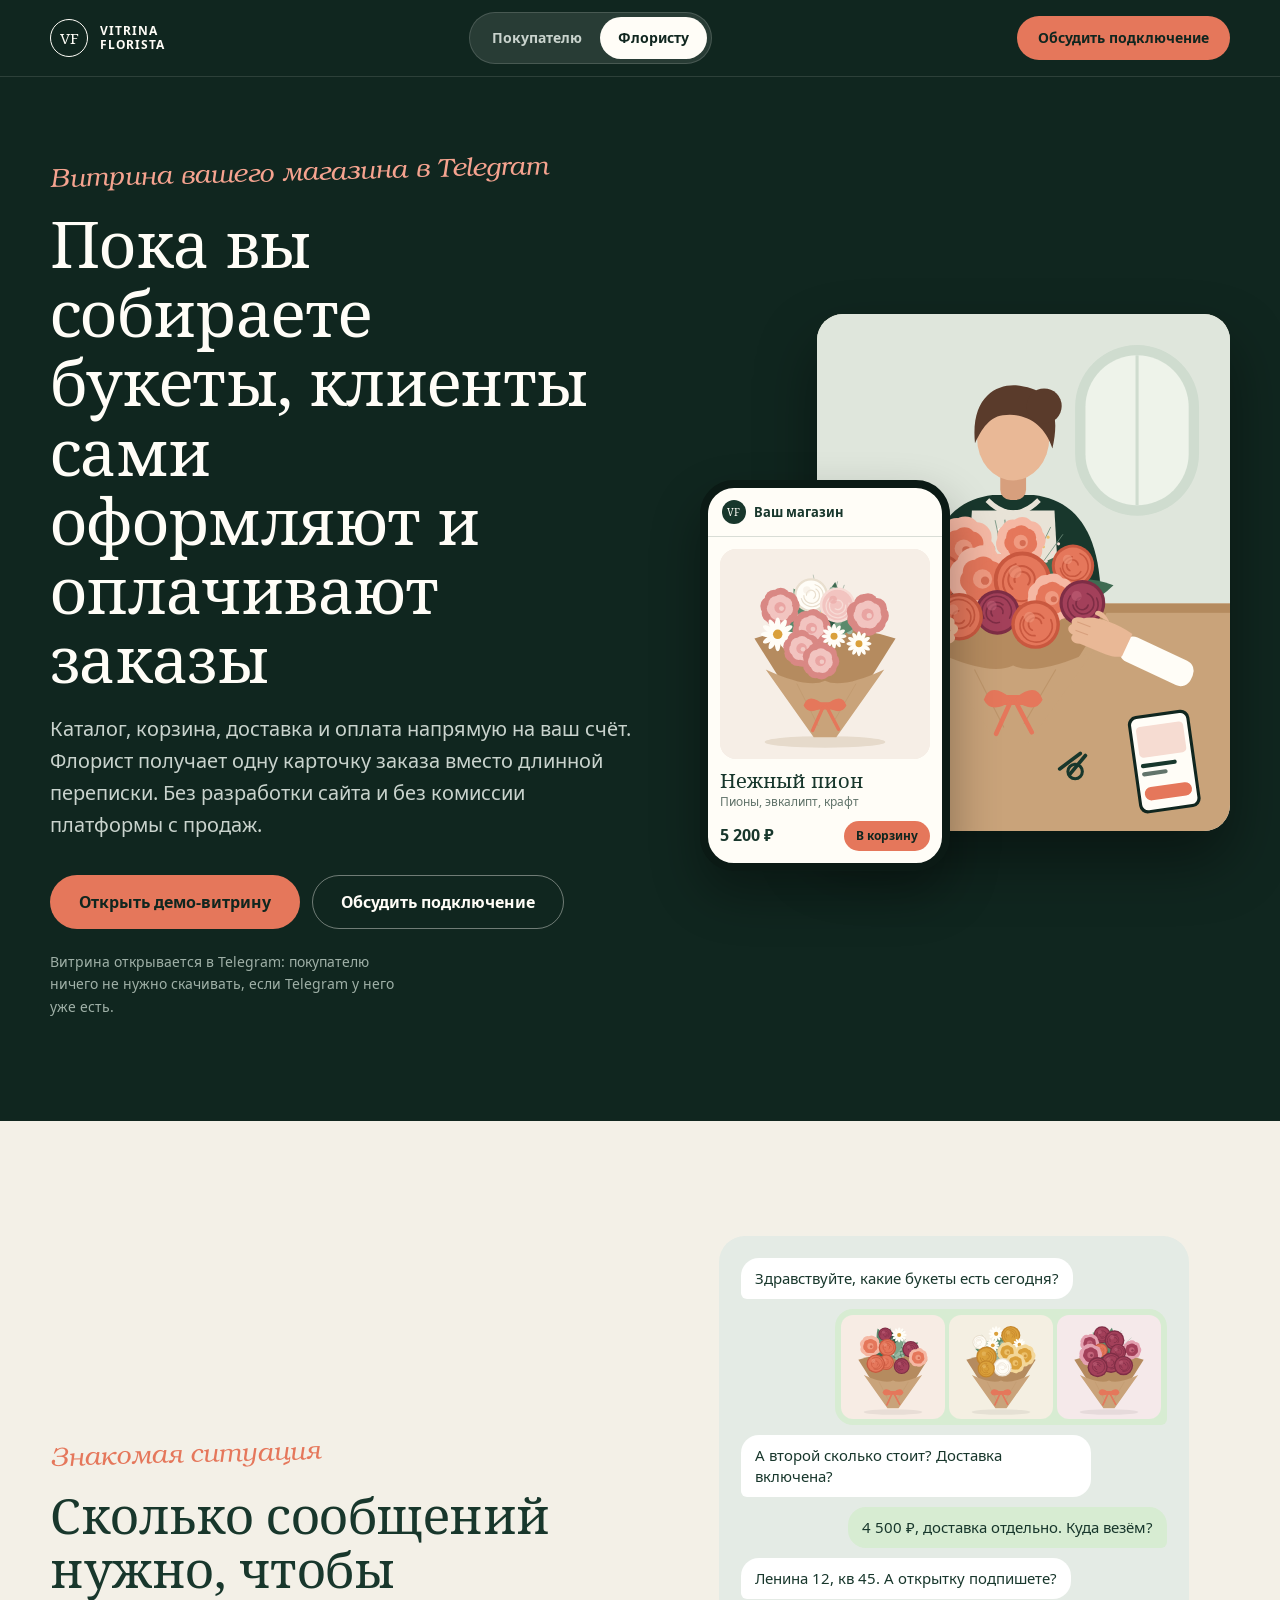
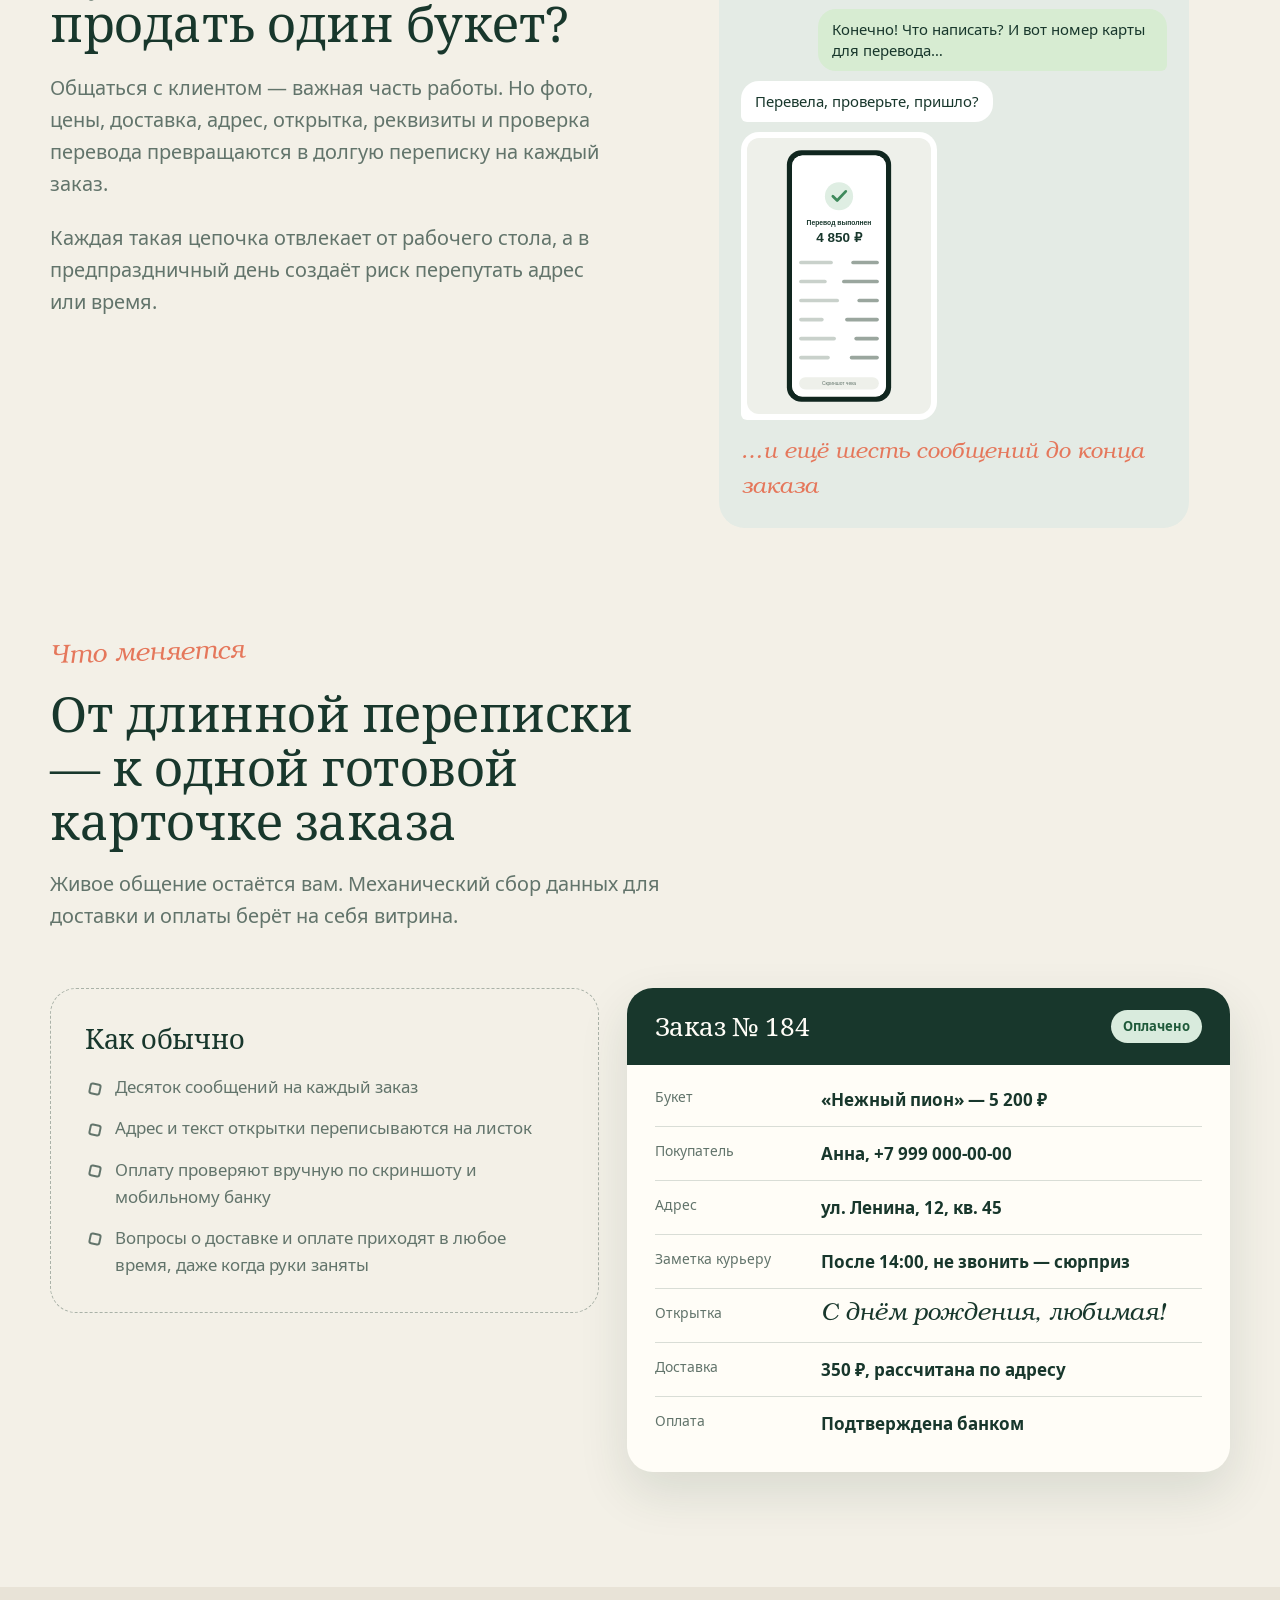
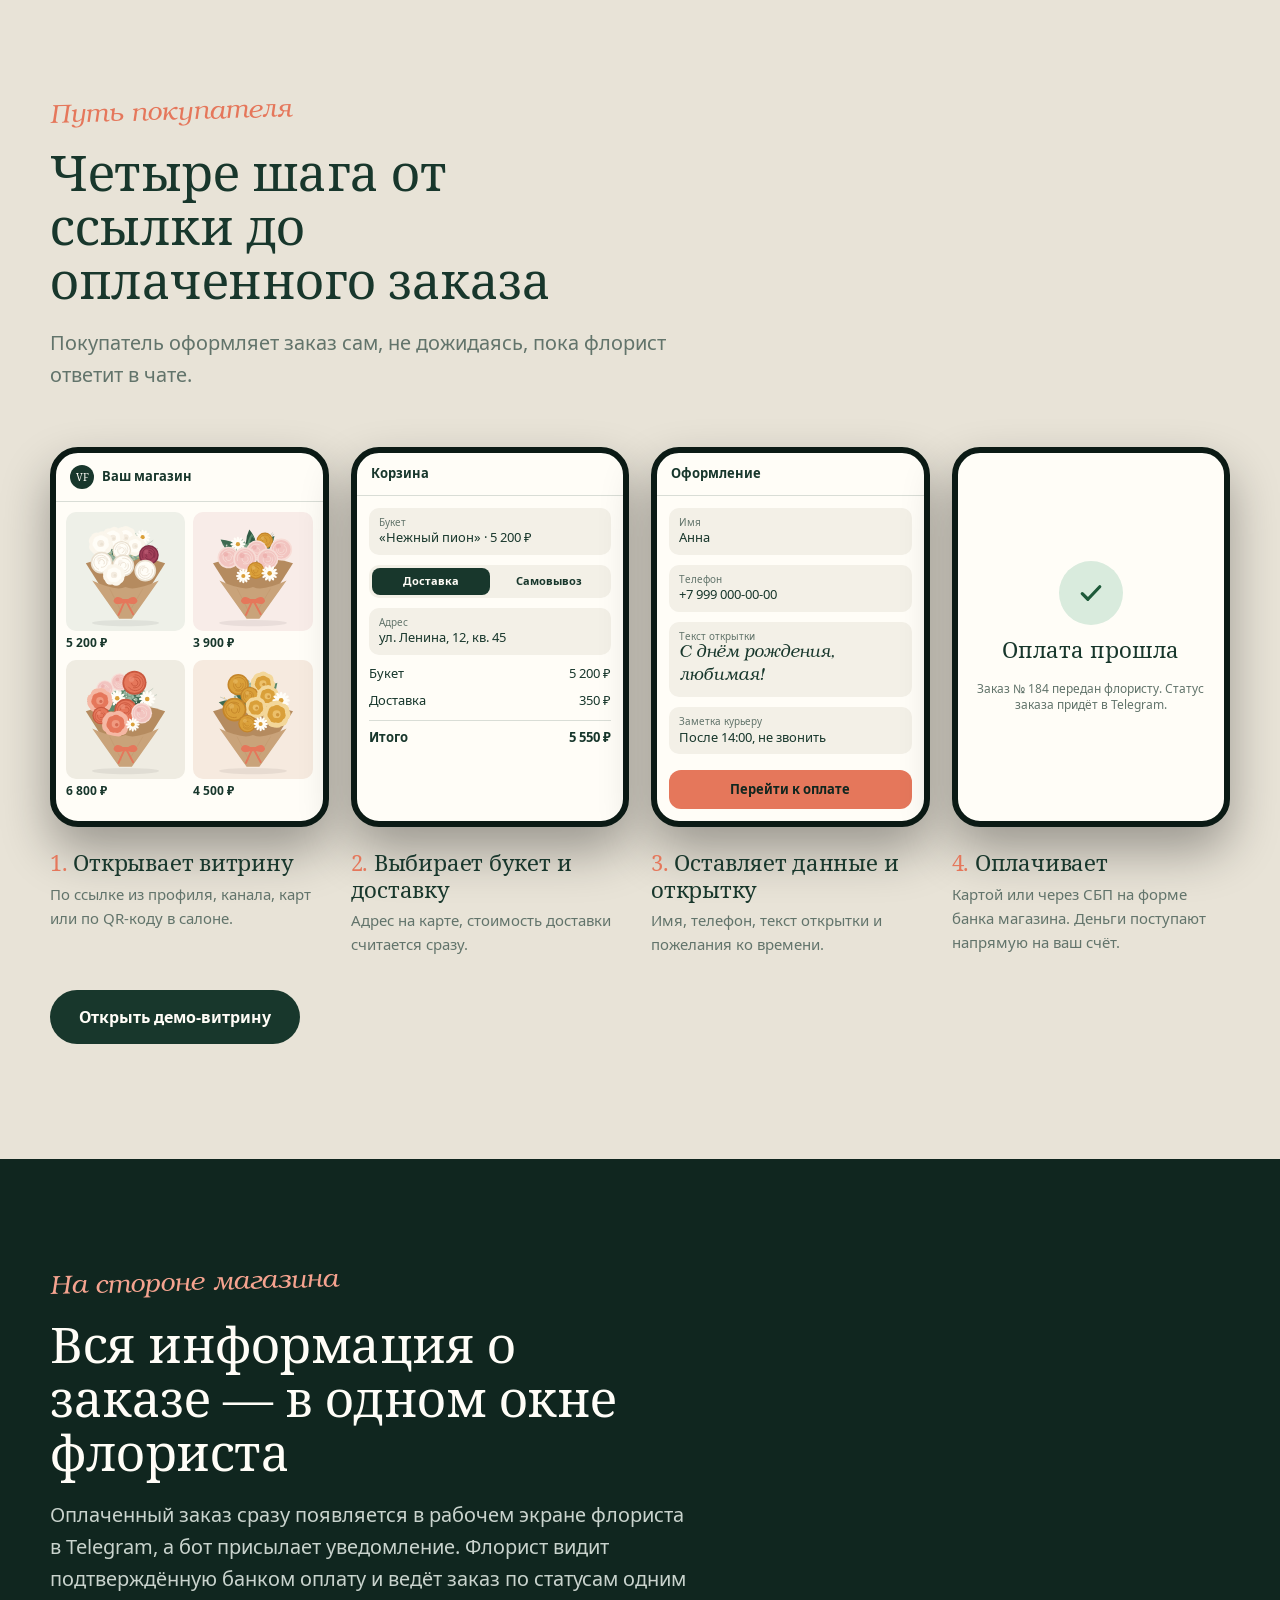
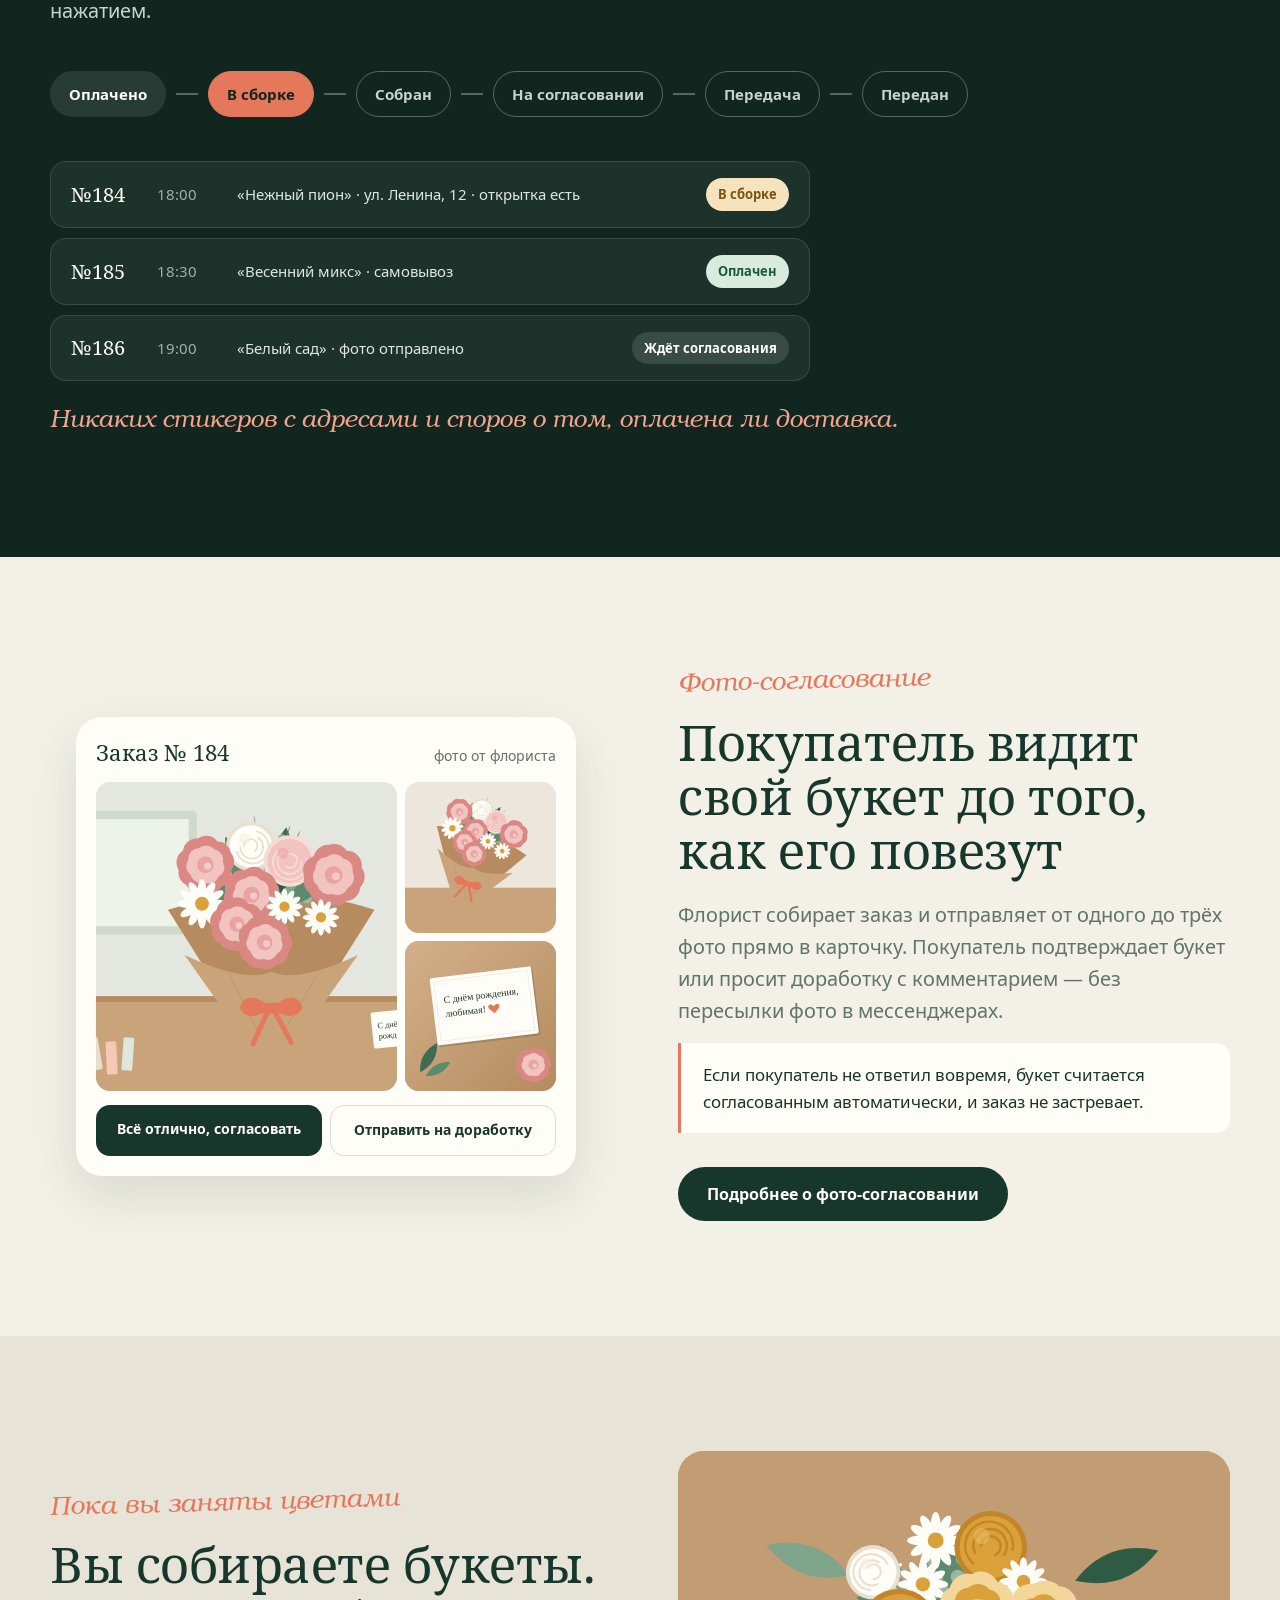
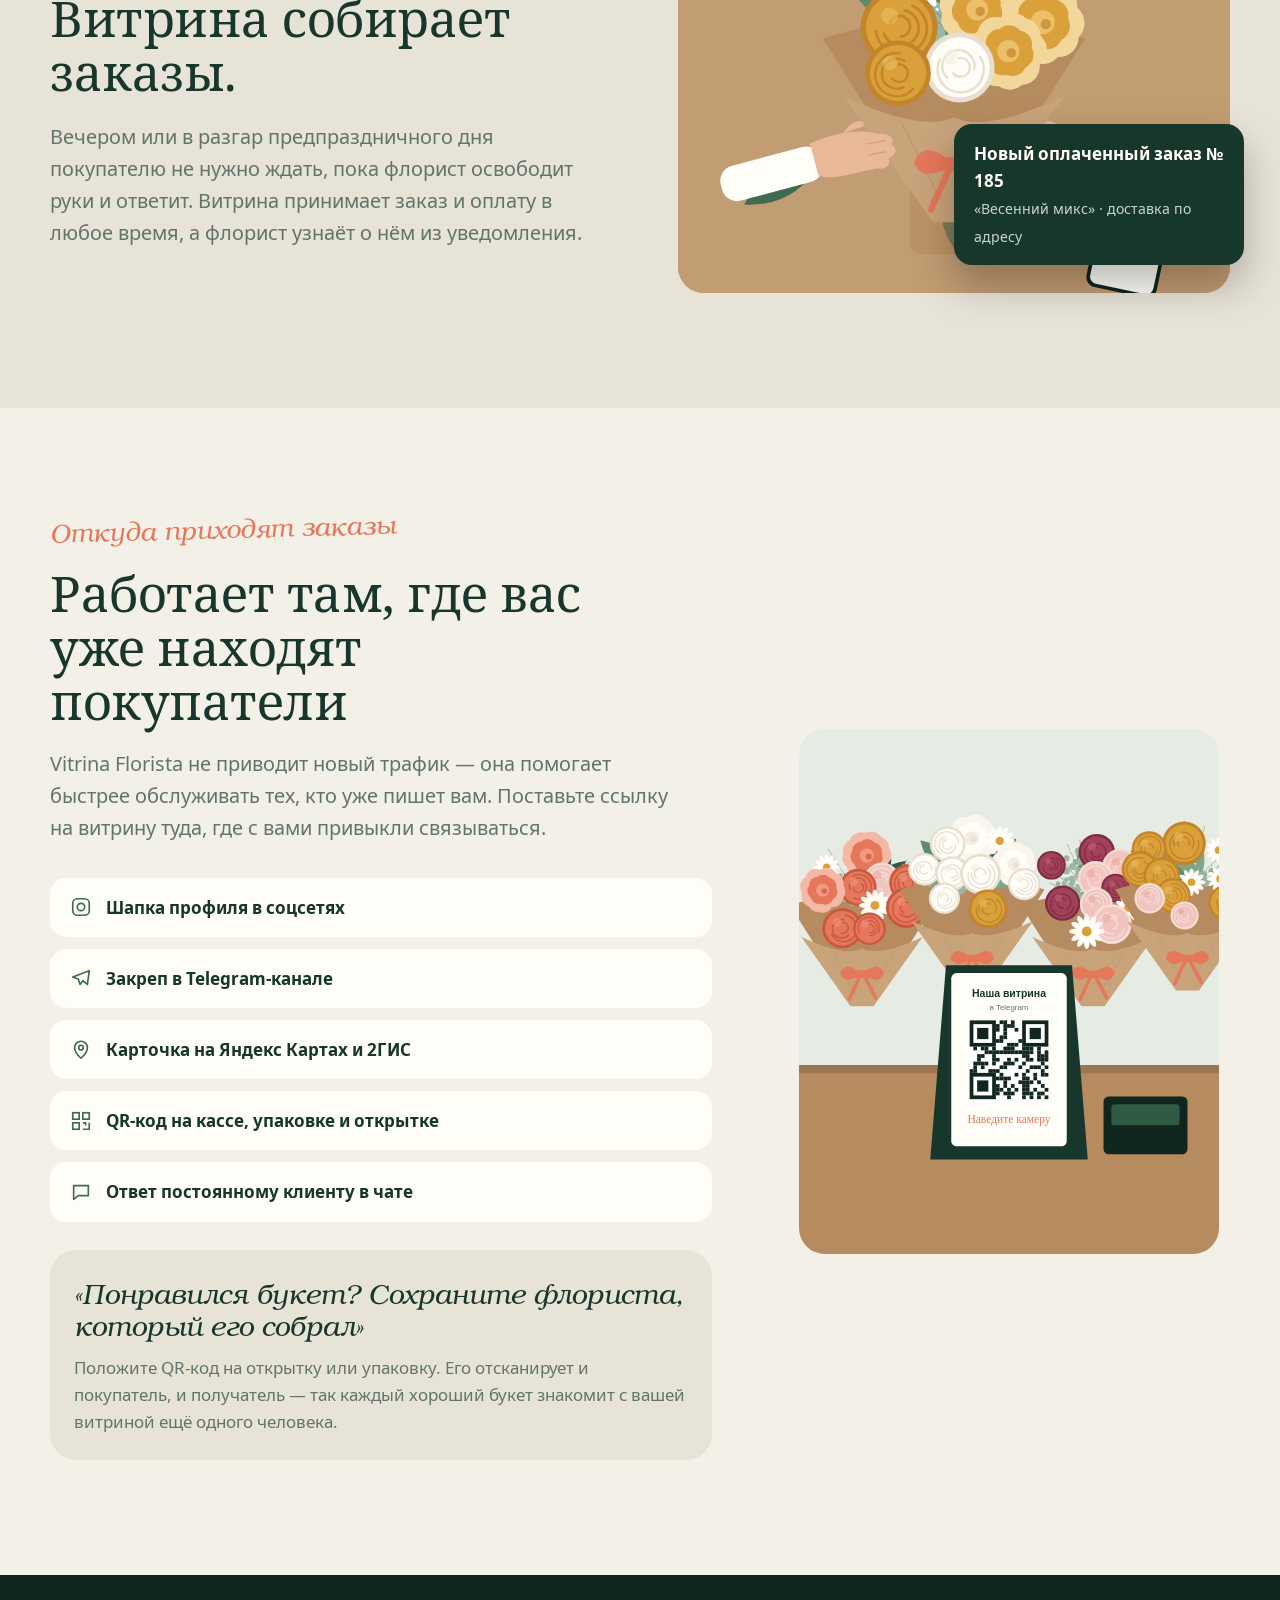
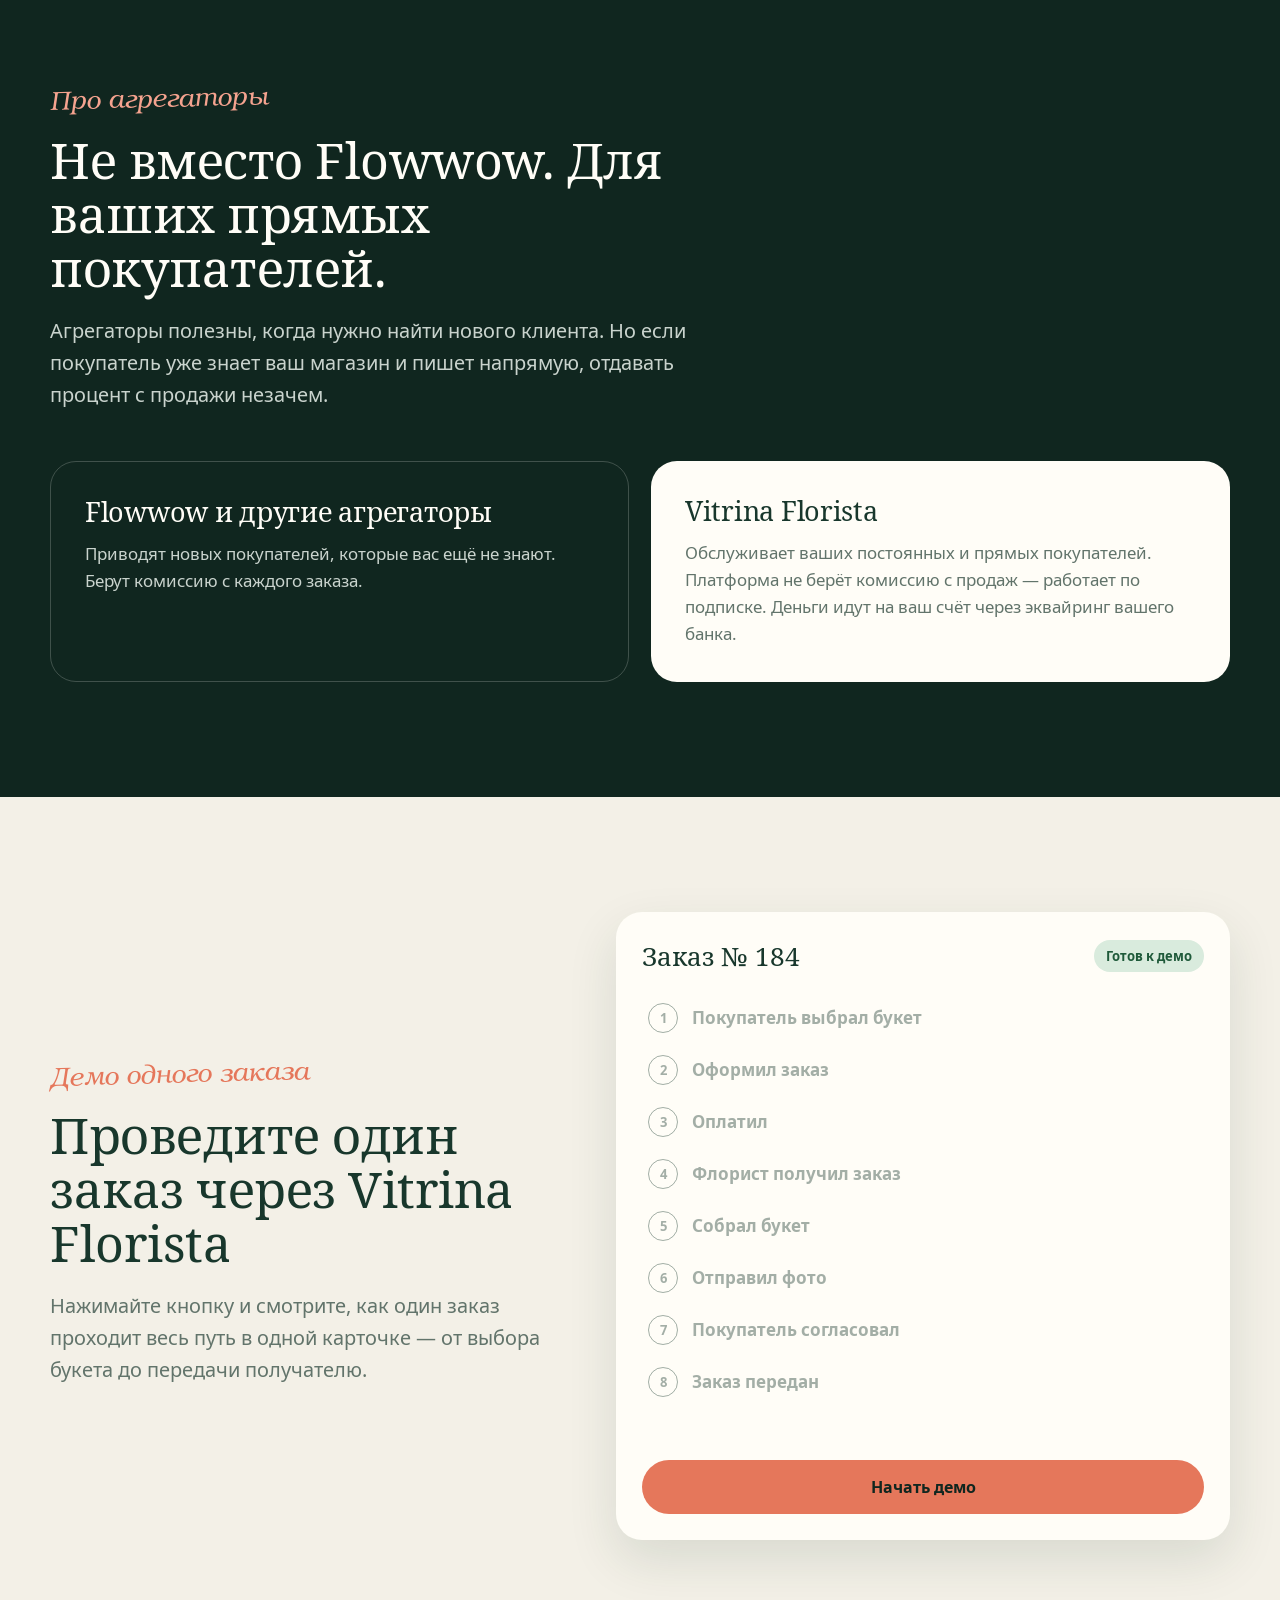
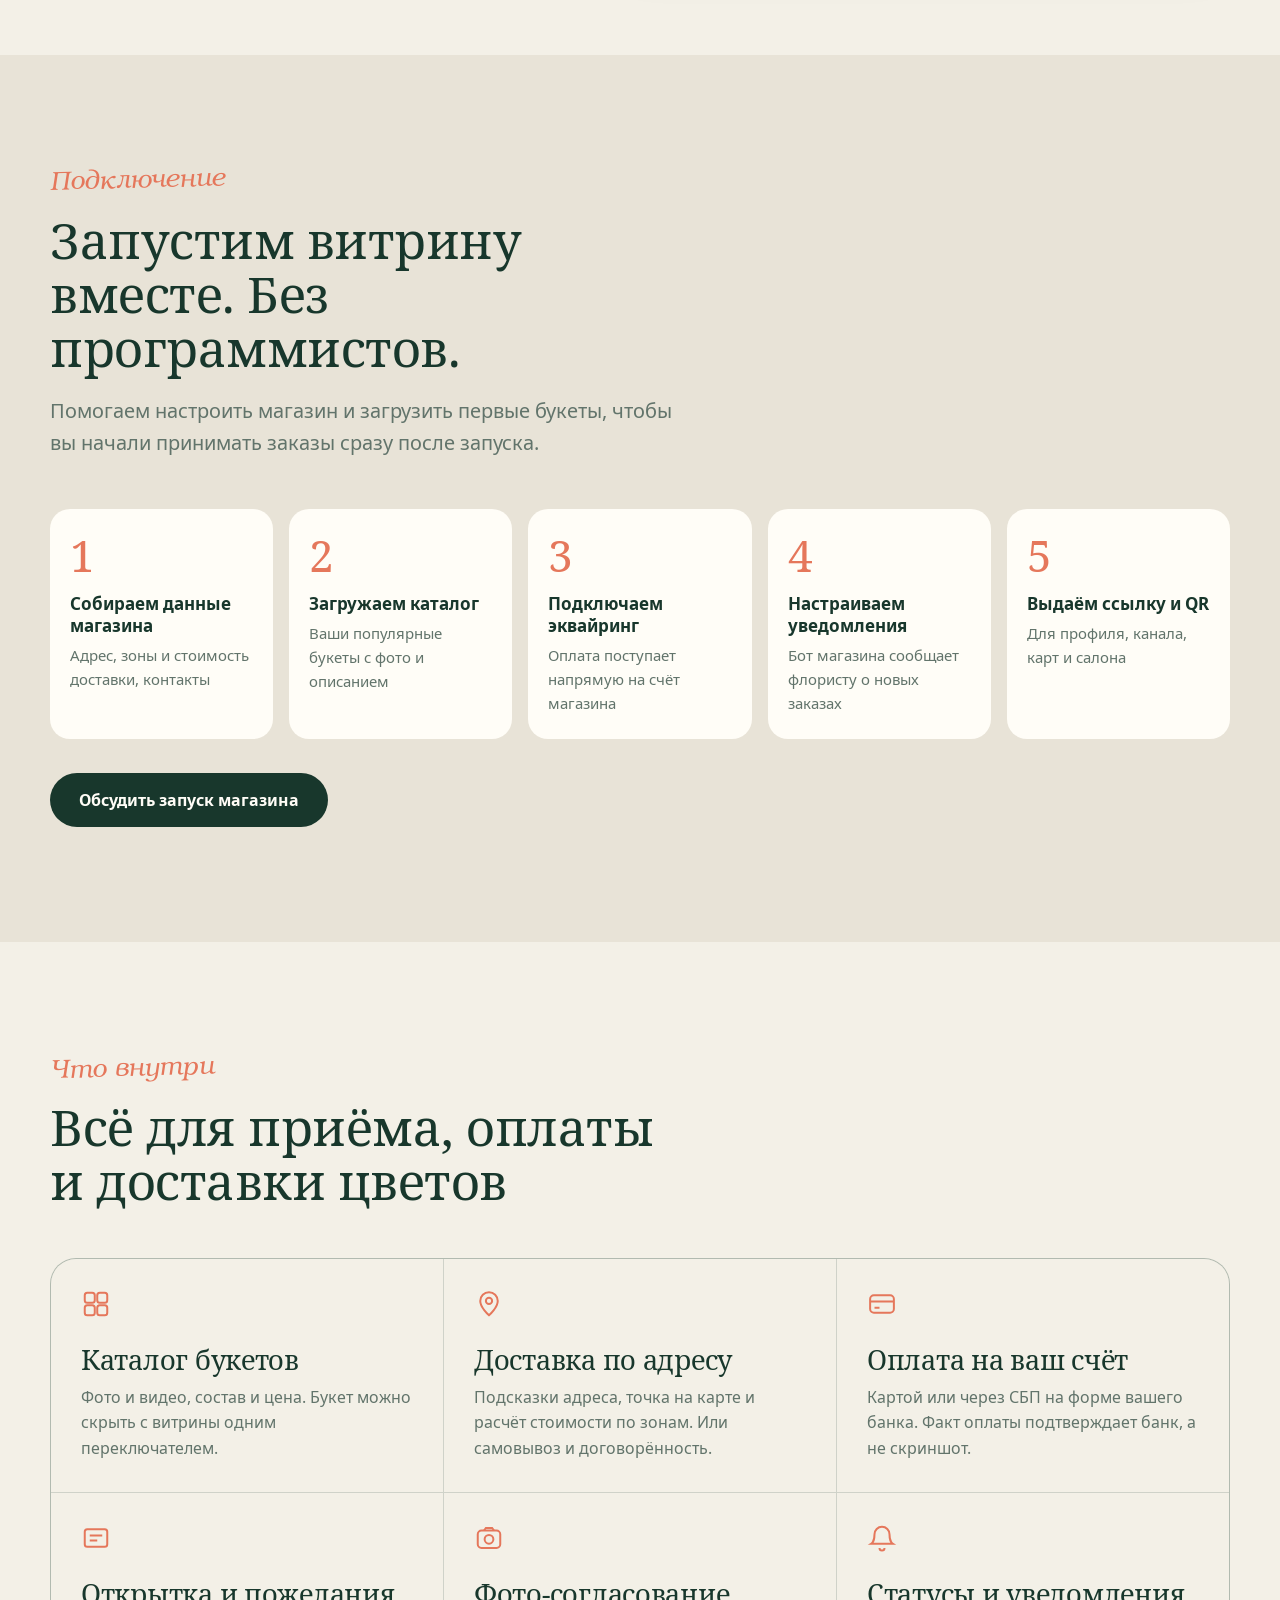
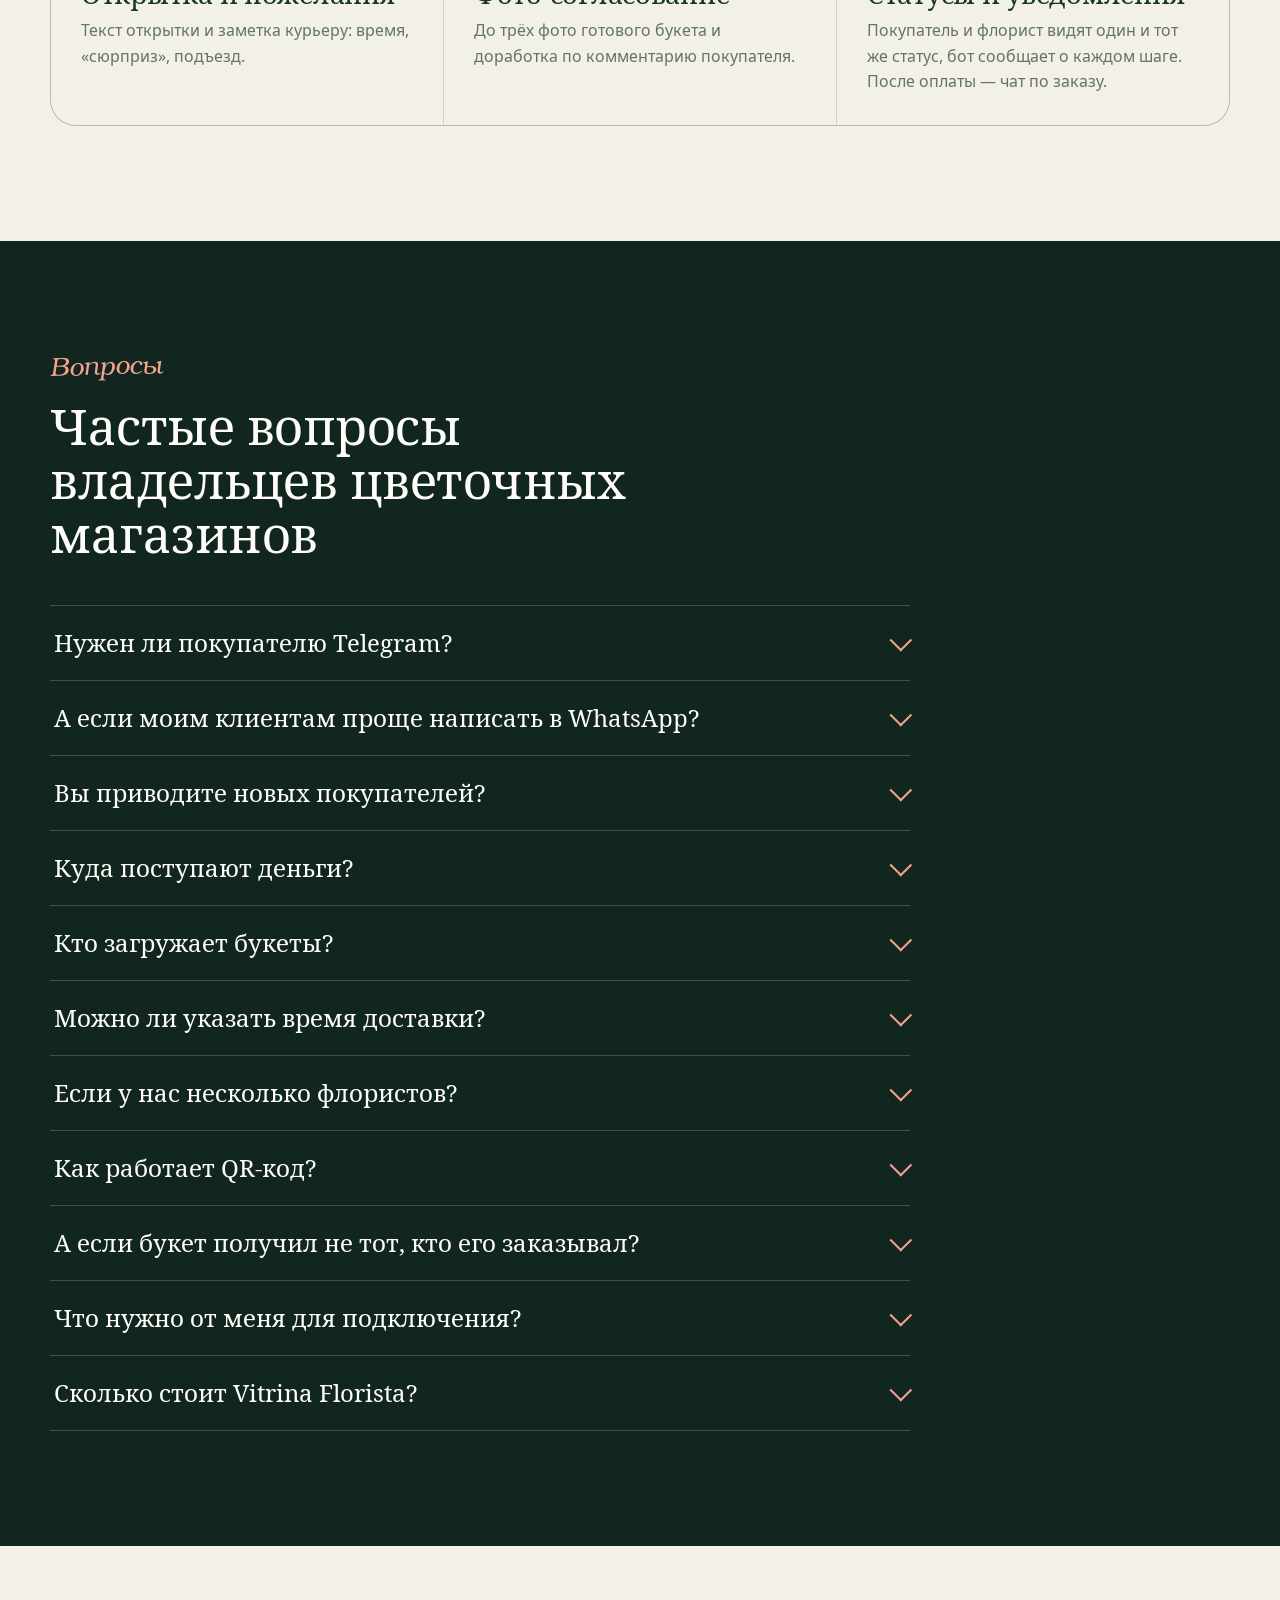
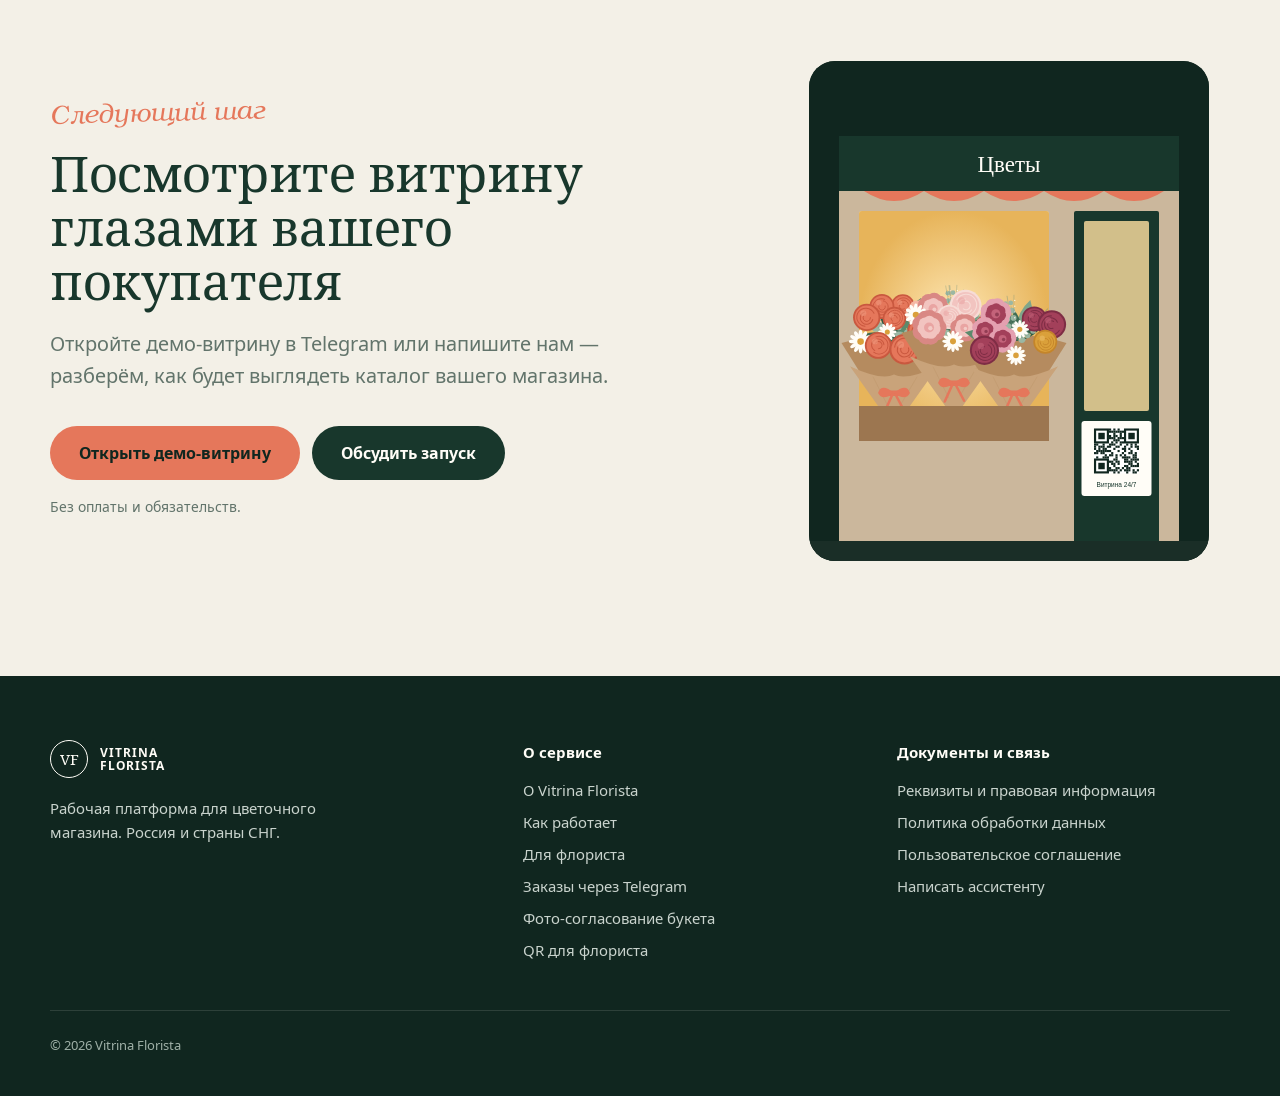
<file: florist.html>
<!doctype html>
<html lang="ru">
<head>
<meta charset="utf-8">
<meta name="viewport" content="width=device-width, initial-scale=1, viewport-fit=cover">
<title>Витрина цветочного магазина в Telegram без комиссии — Vitrina Florista для флористов</title>
<meta name="description" content="Онлайн-витрина цветочного магазина в Telegram: каталог букетов, доставка, оплата напрямую на ваш счёт, фото-согласование и статусы заказа. Без разработки сайта и без комиссии с продаж.">
<link rel="canonical" href="https://vitrinaflorista.com/florist">
<meta name="robots" content="index, follow, max-image-preview:large">
<meta name="theme-color" content="#10261f">
<link rel="icon" href="/vf-favicon.svg" type="image/svg+xml">
<meta property="og:type" content="website">
<meta property="og:locale" content="ru_RU">
<meta property="og:site_name" content="Vitrina Florista">
<meta property="og:title" content="Витрина цветочного магазина в Telegram — Vitrina Florista">
<meta property="og:description" content="Пока вы собираете букеты, клиенты сами оформляют и оплачивают заказы. Оплата напрямую на ваш счёт, без комиссии платформы.">
<meta property="og:url" content="https://vitrinaflorista.com/florist">
<meta property="og:image" content="https://vitrinaflorista.com/og-vitrina-florista-florist.png">
<meta name="twitter:card" content="summary_large_image">
<meta name="twitter:title" content="Витрина цветочного магазина в Telegram — Vitrina Florista">
<meta name="twitter:description" content="Каталог, доставка, оплата на ваш счёт, фото-согласование и статусы заказа — в одной витрине в Telegram.">
<meta name="twitter:image" content="https://vitrinaflorista.com/og-vitrina-florista-florist.png">
<link rel="preload" href="/fonts/vf-serif-400.woff" as="font" type="font/woff" crossorigin>
<link rel="preload" href="/fonts/vf-sans-400.woff" as="font" type="font/woff" crossorigin>
<link rel="preload" href="/img/florist/01-florist-za-stolom.svg" as="image">

<script type="application/ld+json">
{
  "@context": "https://schema.org",
  "@graph": [
    {
      "@type": "Organization",
      "@id": "https://vitrinaflorista.com/#org",
      "name": "Vitrina Florista",
      "url": "https://vitrinaflorista.com",
      "logo": "https://vitrinaflorista.com/vf-favicon.svg",
      "areaServed": ["RU", "Страны СНГ"],
      "contactPoint": {"@type": "ContactPoint", "contactType": "customer support", "url": "https://t.me/vitrinaflorista_help", "availableLanguage": ["ru"]}
    },
    {
      "@type": "SoftwareApplication",
      "@id": "https://vitrinaflorista.com/florist#app",
      "name": "Vitrina Florista",
      "applicationCategory": "BusinessApplication",
      "applicationSubCategory": "Онлайн-витрина и приём заказов для цветочного магазина",
      "operatingSystem": "Telegram (iOS, Android, Windows, macOS)",
      "url": "https://vitrinaflorista.com/florist",
      "description": "Витрина цветочного магазина в Telegram: каталог букетов, доставка по адресу, оплата напрямую на счёт магазина, фото-согласование букета и статусы заказа для покупателя и флориста.",
      "featureList": ["Каталог букетов с фото и ценами", "Расчёт доставки по адресу и зонам", "Оплата картой или СБП напрямую на счёт магазина", "Текст открытки и заметка курьеру", "Фото-согласование готового букета", "Статусы заказа и уведомления в Telegram", "QR-код и ссылка на витрину"],
      "publisher": {"@id": "https://vitrinaflorista.com/#org"}
    },
    {
      "@type": "WebPage",
      "@id": "https://vitrinaflorista.com/florist#page",
      "url": "https://vitrinaflorista.com/florist",
      "name": "Витрина цветочного магазина в Telegram без комиссии — Vitrina Florista для флористов",
      "inLanguage": "ru-RU",
      "about": {"@id": "https://vitrinaflorista.com/florist#app"},
      "primaryImageOfPage": "https://vitrinaflorista.com/og-vitrina-florista-florist.png",
      "breadcrumb": {
        "@type": "BreadcrumbList",
        "itemListElement": [
          {"@type": "ListItem", "position": 1, "name": "Vitrina Florista", "item": "https://vitrinaflorista.com/"},
          {"@type": "ListItem", "position": 2, "name": "Флористу", "item": "https://vitrinaflorista.com/florist"}
        ]
      }
    },
    {
      "@type": "FAQPage",
      "@id": "https://vitrinaflorista.com/florist#faq",
      "mainEntity": [
        {"@type": "Question", "name": "Нужен ли покупателю Telegram?", "acceptedAnswer": {"@type": "Answer", "text": "Да. Витрина работает внутри Telegram: покупатель открывает её по ссылке и через Telegram получает статусы заказа. Скачивать отдельное приложение не нужно."}},
        {"@type": "Question", "name": "А если моим клиентам проще написать в WhatsApp?", "acceptedAnswer": {"@type": "Answer", "text": "Переписка остаётся. Ссылку на витрину можно отправить в том же диалоге тем, кто хочет выбрать и оплатить букет сам, без уточняющих вопросов."}},
        {"@type": "Question", "name": "Вы приводите новых покупателей?", "acceptedAnswer": {"@type": "Answer", "text": "Нет. Vitrina Florista — не маркетплейс. Она помогает обслуживать покупателей, которых магазин привлекает сам: через соцсети, карты, рекомендации и офлайн."}},
        {"@type": "Question", "name": "Куда поступают деньги?", "acceptedAnswer": {"@type": "Answer", "text": "Напрямую на расчётный счёт магазина через ваш эквайринг. Банк берёт комиссию по вашему договору, платформа — нет: она работает по подписке."}},
        {"@type": "Question", "name": "Кто загружает букеты?", "acceptedAnswer": {"@type": "Answer", "text": "При подключении помогаем внести базовый ассортимент. Дальше новые букеты добавляются со смартфона прямо в Telegram."}},
        {"@type": "Question", "name": "Можно ли указать время доставки?", "acceptedAnswer": {"@type": "Answer", "text": "Покупатель пишет пожелание ко времени в заметке курьеру, и флорист видит его в карточке заказа."}},
        {"@type": "Question", "name": "Если у нас несколько флористов?", "acceptedAnswer": {"@type": "Answer", "text": "Заказы находятся в общей рабочей очереди. Видно, какой заказ новый, какой уже в работе, на каком он этапе и кто с ним работает."}},
        {"@type": "Question", "name": "Как работает QR-код?", "acceptedAnswer": {"@type": "Answer", "text": "QR-код ведёт прямо в витрину вашего магазина. Его можно разместить на карточке к букету, упаковке, визитке или кассе. Человек сканирует код, открывает витрину и сохраняет простой путь к вам на следующий повод."}},
        {"@type": "Question", "name": "А если букет получил не тот, кто его заказывал?", "acceptedAnswer": {"@type": "Answer", "text": "Получатель тоже может открыть вашу витрину по QR-коду на открытке или упаковке. Так каждый хороший букет знакомит с вашим магазином ещё одного человека."}},
        {"@type": "Question", "name": "Что нужно от меня для подключения?", "acceptedAnswer": {"@type": "Answer", "text": "Данные магазина, ассортимент, фотографии и цены. Для приёма оплаты подключается банковская оплата вашего магазина. После настройки у вас появляется собственная витрина и рабочее место для заказов."}},
        {"@type": "Question", "name": "Сколько стоит Vitrina Florista?", "acceptedAnswer": {"@type": "Answer", "text": "Платформа работает по подписке и не берёт процент с продаж. Актуальные тарифы расскажем в Telegram: @vitrinaflorista_help."}}
      ]
    }
  ]
}
</script>

<style>
@font-face{font-family:"VF Sans";src:url(/fonts/vf-sans-400.woff) format("woff");font-weight:400;font-style:normal;font-display:swap}
@font-face{font-family:"VF Sans";src:url(/fonts/vf-sans-400-italic.woff) format("woff");font-weight:400;font-style:italic;font-display:swap}
@font-face{font-family:"VF Sans";src:url(/fonts/vf-sans-700.woff) format("woff");font-weight:700;font-style:normal;font-display:swap}
@font-face{font-family:"VF Serif";src:url(/fonts/vf-serif-400.woff) format("woff");font-weight:400;font-style:normal;font-display:swap}
@font-face{font-family:"VF Serif";src:url(/fonts/vf-serif-400-italic.woff) format("woff");font-weight:400;font-style:italic;font-display:swap}
@font-face{font-family:"VF Serif";src:url(/fonts/vf-serif-700.woff) format("woff");font-weight:700;font-style:normal;font-display:swap}
@font-face{font-family:"VF Hand";src:url(/fonts/vf-hand-400.woff) format("woff");font-weight:400;font-style:normal;font-display:swap}

:root{
  --ink-deep:#10261f; --ink:#18372c; --ink-soft:#62746b; --line:#18372c29;
  --paper:#f3f0e7; --paper-deep:#e8e3d7; --cream:#fffdf7;
  --coral:#e5775b; --coral-light:#f5a38f; --mustard:#daa03a; --leaf:#3f6b52;
  --serif:"VF Serif",Georgia,"Times New Roman",serif;
  --sans:"VF Sans","Segoe UI",system-ui,-apple-system,sans-serif;
  --hand:"VF Hand","Segoe Print","Comic Sans MS",cursive;
  --wrap:1180px; --r:26px;
  box-sizing:border-box;
  padding-top:env(safe-area-inset-top,0px);
}
*,*::before,*::after{box-sizing:inherit}
html{scroll-behavior:smooth;scroll-padding-top:calc(76px + env(safe-area-inset-top,0px));-webkit-text-size-adjust:100%}
@media (prefers-reduced-motion:reduce){html{scroll-behavior:auto}*{transition:none!important;animation:none!important}}
body{margin:0;background:var(--paper);color:var(--ink);font:400 17px/1.6 var(--sans);overflow-x:hidden}
img{max-width:100%;height:auto;display:block}
a{color:inherit}
h1,h2,h3{font-family:var(--serif);font-weight:400;line-height:1.08;margin:0;letter-spacing:-.01em}
h1{font-size:clamp(38px,5vw,64px)}
h2{font-size:clamp(30px,4vw,50px);max-width:22ch}
h3{font-size:clamp(22px,2.2vw,27px);line-height:1.2}
p{margin:0}
:focus-visible{outline:3px solid var(--coral);outline-offset:3px;border-radius:6px}
.wrap{width:min(var(--wrap),100% - 40px);margin-inline:auto}
.note{font-family:var(--hand);color:var(--coral);font-size:26px;line-height:1.1;display:block;margin-bottom:14px;transform:rotate(-1.5deg);transform-origin:left}
.lead{font-size:clamp(17px,1.6vw,20px);color:var(--ink-soft);max-width:58ch;margin-top:20px}
.dark{background:var(--ink-deep);color:var(--cream)}
.dark .lead{color:#c9d3cd}
.dark .note{color:var(--coral-light)}
section{padding:clamp(72px,9vw,120px) 0}
.skip{position:absolute;left:-999px;top:8px;background:var(--cream);padding:8px 14px;border-radius:10px;z-index:100}
.skip:focus{left:12px}

/* buttons */
.btn{display:inline-flex;align-items:center;justify-content:center;gap:10px;min-height:54px;padding:0 28px;border-radius:999px;font:700 16px/1 var(--sans);text-decoration:none;border:1.5px solid transparent;cursor:pointer;transition:background .15s,color .15s}
.btn-coral{background:var(--coral);color:var(--ink-deep)}
.btn-coral:hover{background:var(--coral-light)}
.btn-light{background:var(--cream);color:var(--ink-deep)}
.btn-light:hover{background:#fff}
.btn-ghost{border-color:#fffdf766;color:var(--cream)}
.btn-ghost:hover{background:#fffdf714}
.btn-ink{background:var(--ink);color:var(--cream)}
.btn-ink:hover{background:var(--ink-deep)}
.btn svg{width:18px;height:18px;flex:none}
.actions{display:flex;flex-wrap:wrap;gap:12px;margin-top:34px}

/* header */
.top{position:sticky;top:0;z-index:50;background:var(--ink-deep);color:var(--cream);border-bottom:1px solid #fffdf71f;padding-top:env(safe-area-inset-top,0px);margin-top:calc(-1 * env(safe-area-inset-top,0px))}
.top .wrap{display:flex;align-items:center;justify-content:space-between;gap:16px;min-height:76px}
.logo{display:flex;align-items:center;gap:12px;text-decoration:none;font:700 12px/1.15 var(--sans);letter-spacing:.08em}
.logo i{font:400 15px/1 var(--serif);font-style:normal;width:38px;height:38px;border:1.5px solid var(--cream);border-radius:50%;display:grid;place-items:center;letter-spacing:0}
.tabs{display:flex;padding:4px;border-radius:999px;background:#fffdf71a;border:1px solid #fffdf726}
.tabs a{padding:10px 18px;border-radius:999px;font-weight:700;font-size:14px;text-decoration:none;color:#c9d3cd;white-space:nowrap}
.tabs a[aria-current]{background:var(--cream);color:var(--ink-deep)}
.top .btn{min-height:44px;padding:0 20px;font-size:14px}
@media (max-width:820px){.top .btn{display:none}}
@media (max-width:420px){.logo span{display:none}.tabs a{padding:9px 14px}}

/* hero */
.hero{padding:clamp(48px,7vw,96px) 0 clamp(64px,8vw,110px)}
.hero-grid{display:grid;grid-template-columns:1.05fr .95fr;gap:clamp(32px,5vw,72px);align-items:center}
.hero h1{max-width:15ch}
.hero .fine{margin-top:22px;font-size:14px;color:#9fb0a7;max-width:46ch}
.hero-art{position:relative;padding-bottom:40px}
.hero-art .photo{border-radius:var(--r);overflow:hidden;width:78%;margin-left:auto;box-shadow:0 30px 60px #0006}
.phone{background:var(--cream);color:var(--ink);border:8px solid #0b1a15;border-radius:34px;overflow:hidden;box-shadow:0 24px 50px #0005;font-size:13px;line-height:1.35}
.phone .bar{display:flex;align-items:center;gap:8px;padding:12px 14px;border-bottom:1px solid var(--line);font-weight:700}
.phone .bar b{width:24px;height:24px;border-radius:50%;background:var(--ink);color:var(--cream);display:grid;place-items:center;font:400 10px var(--serif)}
.hero-art .phone{position:absolute;left:0;bottom:0;width:min(250px,48%)}
.prod{padding:12px}
.prod img{border-radius:16px;background:#f6eee6}
.prod .name{font:400 20px/1.15 var(--serif);margin-top:10px}
.prod .comp{color:var(--ink-soft);font-size:12px;margin-top:2px}
.prod .row{display:flex;justify-content:space-between;align-items:center;margin-top:10px}
.prod .price{font-weight:700;font-size:16px}
.pill{display:inline-flex;align-items:center;padding:7px 12px;border-radius:999px;background:var(--coral);color:var(--ink-deep);font-weight:700;font-size:12px}
@media (max-width:900px){
  .hero-art .phone{width:min(230px,58%)}
  .hero-grid{grid-template-columns:1fr}
  .hero-art{max-width:520px;margin-inline:auto;width:100%}
}

/* pain: chat */
.split{display:grid;grid-template-columns:1fr 1fr;gap:clamp(36px,6vw,90px);align-items:center}
.split .copy p+p{margin-top:16px}
.split .copy .lead{margin-top:22px}
@media (max-width:900px){.split{grid-template-columns:1fr}}
.chat{background:#e4ebe5;border-radius:var(--r);padding:22px;display:flex;flex-direction:column;gap:10px;max-width:470px;margin-inline:auto;width:100%;font-size:15px}
.msg{max-width:82%;padding:10px 14px;border-radius:18px;line-height:1.4}
.msg.in{background:#fff;border-bottom-left-radius:6px;align-self:flex-start}
.msg.out{background:#d7ecd2;border-bottom-right-radius:6px;align-self:flex-end}
.msg.media{padding:6px;display:grid;grid-template-columns:repeat(3,1fr);gap:4px;width:78%}
.msg.media img{border-radius:12px}
.msg.receipt{padding:6px;width:46%}
.msg.receipt img{border-radius:12px}
.chat .more{align-self:center;font-family:var(--hand);font-size:22px;color:var(--coral);margin-top:6px}

/* change: before/after */
.compare{display:grid;grid-template-columns:1fr 1.1fr;gap:28px;margin-top:56px;align-items:start}
.before{padding:34px;border:1.5px dashed #18372c55;border-radius:var(--r)}
.before h3{margin-bottom:18px}
.before li{position:relative;padding-left:30px;margin-top:14px;color:var(--ink-soft)}
.before li::before{content:"";position:absolute;left:4px;top:.55em;width:12px;height:12px;border:2px solid var(--ink-soft);border-radius:3px;transform:rotate(12deg)}
ul,ol{list-style:none;margin:0;padding:0}
.order{background:var(--cream);border-radius:var(--r);box-shadow:0 20px 50px #18372c1f;overflow:hidden}
.order-head{display:flex;justify-content:space-between;align-items:center;padding:22px 28px;background:var(--ink);color:var(--cream)}
.order-head h3{font-size:26px}
.badge{display:inline-flex;align-items:center;gap:6px;padding:6px 12px;border-radius:999px;font-size:13px;font-weight:700}
.badge.paid{background:#d9ebdd;color:#1f5a3a}
.badge.work{background:#f6e3bd;color:#7a5512}
.order dl{margin:0;padding:8px 28px 22px}
.order dl div{display:grid;grid-template-columns:150px 1fr;gap:16px;padding:13px 0;border-bottom:1px solid var(--line)}
.order dl div:last-child{border:0}
.order dt{color:var(--ink-soft);font-size:14px}
.order dd{margin:0;font-weight:700}
.order dd.hand{font-family:var(--hand);font-weight:400;font-size:24px;line-height:1.1;color:var(--ink)}
@media (max-width:900px){.compare{grid-template-columns:1fr}}
@media (max-width:520px){.order dl div{grid-template-columns:1fr;gap:2px}.order-head,.order dl{padding-inline:20px}}

/* buyer path */
.steps{display:grid;grid-template-columns:repeat(4,1fr);gap:22px;margin-top:56px;counter-reset:s}
.step .phone{border-width:6px;border-radius:28px;min-height:380px;display:flex;flex-direction:column}
.step h3{font-size:22px;margin-top:22px}
.step h3::before{counter-increment:s;content:counter(s) ". ";color:var(--coral)}
.step p{color:var(--ink-soft);font-size:15px;margin-top:6px}
.grid4{display:grid;grid-template-columns:1fr 1fr;gap:8px;padding:10px}
.grid4 figure{margin:0}
.grid4 img{border-radius:10px;aspect-ratio:1;width:100%}
.grid4 figcaption{font-weight:700;font-size:12px;margin-top:4px}
.ph-pad{padding:12px;display:flex;flex-direction:column;gap:10px;flex:1}
.field{background:#f3f0e7;border-radius:10px;padding:8px 10px}
.field small{display:block;color:var(--ink-soft);font-size:10px}
.field.hand span{font-family:var(--hand);font-size:17px}
.seg{display:grid;grid-template-columns:1fr 1fr;background:#f3f0e7;border-radius:10px;padding:3px;font-size:11px;text-align:center;font-weight:700}
.seg span{padding:6px;border-radius:8px}
.seg span:first-child{background:var(--ink);color:var(--cream)}
.sum{display:flex;justify-content:space-between;font-size:13px}
.sum.total{font-weight:700;border-top:1px solid var(--line);padding-top:8px}
.cta-mini{margin-top:auto;background:var(--coral);color:var(--ink-deep);border-radius:12px;text-align:center;padding:11px;font-weight:700}
.done{flex:1;display:flex;flex-direction:column;align-items:center;justify-content:center;text-align:center;padding:18px;gap:12px}
.done .ok{width:64px;height:64px;border-radius:50%;background:#d9ebdd;display:grid;place-items:center}
.done strong{font:400 22px/1.15 var(--serif)}
.done p{color:var(--ink-soft);font-size:12px}
@media (max-width:1000px){.steps{grid-template-columns:repeat(2,1fr)}}
@media (max-width:560px){.steps{grid-template-columns:1fr;max-width:330px;margin-inline:auto}}

/* florist side: statuses */
.flow{display:flex;flex-wrap:wrap;align-items:center;gap:10px;margin-top:44px}
.flow span{padding:10px 18px;border-radius:999px;border:1.5px solid #fffdf74d;font-weight:700;font-size:15px;color:#c9d3cd}
.flow span.on{background:var(--coral);border-color:var(--coral);color:var(--ink-deep)}
.flow span.past{background:#fffdf71a;color:var(--cream);border-color:transparent}
.flow i{width:22px;height:1.5px;background:#fffdf74d}
.queue{margin-top:44px;display:grid;gap:10px;max-width:760px}
.q{display:grid;grid-template-columns:70px 64px 1fr auto;gap:16px;align-items:center;background:#fffdf70f;border:1px solid #fffdf71f;border-radius:16px;padding:16px 20px;font-size:15px}
.q b{font:400 20px var(--serif)}
.q .t{color:#9fb0a7}
.q .what{color:#dfe6e1}
@media (max-width:620px){.q{grid-template-columns:auto 1fr;row-gap:6px}.q .what{grid-column:1/-1}}
.fine-dark{color:#9fb0a7;margin-top:22px;font-family:var(--hand);font-size:24px;color:var(--coral-light)}

/* approval */
.approval-card{background:var(--cream);border-radius:var(--r);padding:20px;box-shadow:0 20px 50px #18372c1f;max-width:500px;margin-inline:auto;width:100%}
.approval-card header{display:flex;justify-content:space-between;align-items:baseline;margin-bottom:14px}
.approval-card header b{font:400 22px var(--serif)}
.approval-card header small{color:var(--ink-soft)}
.shots{display:grid;grid-template-columns:2fr 1fr;grid-template-rows:1fr 1fr;gap:8px}
.shots img{border-radius:14px;width:100%;height:100%;object-fit:cover;aspect-ratio:1}
.shots img:first-child{grid-row:1/3}
.choice{display:grid;grid-template-columns:1fr 1fr;gap:8px;margin-top:14px}
.choice span{text-align:center;padding:13px;border-radius:14px;font-weight:700;font-size:14px}
.choice span:first-child{background:var(--ink);color:var(--cream)}
.choice span:last-child{border:1.5px solid var(--line)}
.aside{margin-top:22px;padding:18px 22px;border-left:3px solid var(--coral);background:var(--cream);border-radius:0 14px 14px 0}

/* busy */
.busy{position:relative}
.busy .photo{border-radius:var(--r);overflow:hidden}
.toast{position:absolute;right:-14px;bottom:28px;background:var(--ink);color:var(--cream);border-radius:18px;padding:16px 20px;box-shadow:0 20px 40px #0004;max-width:290px}
.toast b{display:block}
.toast small{color:#c9d3cd}
@media (max-width:620px){.toast{position:static;margin-top:-30px;margin-left:16px;margin-right:16px}}

/* sources */
.sources{display:grid;grid-template-columns:1.2fr .8fr;gap:clamp(36px,6vw,90px);align-items:center}
.src{margin-top:34px;display:grid;gap:12px}
.src li{display:flex;gap:14px;align-items:center;padding:16px 20px;background:var(--cream);border-radius:16px;font-weight:700}
.src li svg{width:22px;height:22px;color:var(--leaf);flex:none}
.save{margin-top:28px;padding:24px;border-radius:var(--r);background:var(--paper-deep)}
.save .hand{font-family:var(--hand);font-size:28px;line-height:1.15;color:var(--ink)}
.save p{color:var(--ink-soft);margin-top:8px}
.sources .photo{border-radius:var(--r);overflow:hidden;max-width:420px;margin-inline:auto}
@media (max-width:900px){.sources{grid-template-columns:1fr}}

/* aggregators */
.vs{display:grid;grid-template-columns:1fr 1fr;gap:22px;margin-top:50px}
.vs article{padding:34px;border-radius:var(--r)}
.vs article:first-child{border:1.5px solid #fffdf733}
.vs article:last-child{background:var(--cream);color:var(--ink)}
.vs h3{margin-bottom:12px}
.vs p{color:#c9d3cd}
.vs article:last-child p{color:var(--ink-soft)}
@media (max-width:760px){.vs{grid-template-columns:1fr}}

/* demo */
.demo{display:grid;grid-template-columns:.9fr 1.1fr;gap:clamp(30px,5vw,70px);align-items:center}
.demo-card{background:var(--cream);border-radius:var(--r);padding:26px;box-shadow:0 20px 50px #18372c1f}
.demo-card header{display:flex;justify-content:space-between;align-items:center}
.demo-card header b{font:400 26px var(--serif)}
.track{margin:20px 0 0;display:grid;gap:4px}
.track li{display:flex;align-items:center;gap:14px;padding:9px 6px;border-radius:12px;color:#18372c66;font-weight:700;transition:color .2s,background .2s}
.track li span{width:30px;height:30px;border-radius:50%;border:1.5px solid currentColor;display:grid;place-items:center;font-size:13px;flex:none}
.track li.done{color:var(--ink)}
.track li.done span{background:var(--ink);border-color:var(--ink);color:var(--cream)}
.track li.now{color:var(--ink);background:#f6e3bd}
.track li.now span{background:var(--coral);border-color:var(--coral);color:var(--ink-deep)}
.demo-card .btn{width:100%;margin-top:18px}
.demo-status{margin-top:12px;min-height:1.6em;color:var(--ink-soft);font-size:15px}
@media (max-width:900px){.demo{grid-template-columns:1fr}}

/* launch */
.launch{counter-reset:l;display:grid;grid-template-columns:repeat(5,1fr);gap:16px;margin-top:50px}
.launch li{padding:24px 20px;border-radius:20px;background:var(--cream);position:relative}
.launch li::before{counter-increment:l;content:counter(l);font:400 44px/1 var(--serif);color:var(--coral);display:block;margin-bottom:16px}
.launch b{display:block;font-size:17px;line-height:1.3}
.launch p{color:var(--ink-soft);font-size:15px;margin-top:6px}
@media (max-width:1000px){.launch{grid-template-columns:repeat(2,1fr)}}
@media (max-width:520px){.launch{grid-template-columns:1fr}}

/* features */
.feat{display:grid;grid-template-columns:repeat(3,1fr);gap:1px;background:var(--line);border:1px solid var(--line);border-radius:var(--r);overflow:hidden;margin-top:50px}
.feat article{background:var(--paper);padding:30px}
.feat svg{width:30px;height:30px;color:var(--coral);margin-bottom:18px}
.feat p{color:var(--ink-soft);margin-top:8px;font-size:16px}
@media (max-width:900px){.feat{grid-template-columns:1fr 1fr}}
@media (max-width:600px){.feat{grid-template-columns:1fr}}

/* faq */
.faq{margin-top:44px;max-width:860px;border-top:1px solid #fffdf733}
.faq details{border-bottom:1px solid #fffdf733}
.faq summary{list-style:none;cursor:pointer;display:flex;justify-content:space-between;gap:20px;align-items:center;padding:22px 4px;font:400 clamp(20px,2vw,24px)/1.25 var(--serif)}
.faq summary::-webkit-details-marker{display:none}
.faq summary::after{content:"";width:14px;height:14px;border-right:2px solid var(--coral-light);border-bottom:2px solid var(--coral-light);transform:rotate(45deg) translateY(-4px);flex:none;transition:transform .2s}
.faq details[open] summary::after{transform:rotate(225deg) translateY(-2px)}
.faq details p{padding:0 4px 24px;color:#c9d3cd;max-width:68ch}

/* final */
.final{display:grid;grid-template-columns:1.2fr .8fr;gap:clamp(36px,6vw,90px);align-items:center}
.final .photo{border-radius:var(--r);overflow:hidden;max-width:400px;margin-inline:auto}
.final .fine{margin-top:16px;font-size:14px;color:var(--ink-soft)}
@media (max-width:900px){.final{grid-template-columns:1fr}}

/* footer */
footer{background:var(--ink-deep);color:#c9d3cd;padding:64px 0 calc(40px + env(safe-area-inset-bottom,0px));font-size:15px}
.foot{display:grid;grid-template-columns:1.3fr 1fr 1fr;gap:40px}
.foot b{color:var(--cream);display:block;margin-bottom:14px}
.foot li{margin-top:8px}
.foot a{text-decoration:none}
.foot a:hover{color:var(--cream);text-decoration:underline}
.copy-line{margin-top:48px;padding-top:24px;border-top:1px solid #fffdf71f;font-size:13px;color:#9fb0a7}
@media (max-width:760px){.foot{grid-template-columns:1fr}}
</style>
</head>
<body>
<a class="skip" href="#main">Перейти к содержанию</a>

<header class="top">
  <div class="wrap">
    <a class="logo" href="/" aria-label="Vitrina Florista — на главную"><i>VF</i><span>VITRINA<br>FLORISTA</span></a>
    <nav class="tabs" aria-label="Для кого">
      <a href="/">Покупателю</a>
      <a href="/florist" aria-current="page">Флористу</a>
    </nav>
    <a class="btn btn-coral" href="https://t.me/vitrinaflorista_help" target="_blank" rel="noopener">Обсудить подключение</a>
  </div>
</header>

<main id="main">

<!-- HERO -->
<section class="hero dark" aria-labelledby="h1">
  <div class="wrap hero-grid">
    <div>
      <span class="note">Витрина вашего магазина в Telegram</span>
      <h1 id="h1">Пока вы собираете букеты, клиенты сами оформляют и оплачивают заказы</h1>
      <p class="lead">Каталог, корзина, доставка и оплата напрямую на ваш счёт. Флорист получает одну карточку заказа вместо длинной переписки. Без разработки сайта и без комиссии платформы с продаж.</p>
      <div class="actions">
        <a class="btn btn-coral" href="https://t.me/vitrinafloristabot" target="_blank" rel="noopener">Открыть демо-витрину</a>
        <a class="btn btn-ghost" href="https://t.me/vitrinaflorista_help" target="_blank" rel="noopener">Обсудить подключение</a>
      </div>
      <p class="fine">Витрина открывается в Telegram: покупателю ничего не нужно скачивать, если Telegram у него уже есть.</p>
    </div>
    <div class="hero-art">
      <div class="photo"><img src="/img/florist/01-florist-za-stolom.svg" width="800" height="1000" alt="Флорист собирает букет, рядом телефон с новым заказом"></div>
      <div class="phone" aria-hidden="true">
        <div class="bar"><b>VF</b>Ваш магазин</div>
        <div class="prod">
          <img src="/img/florist/02-buket-pion.svg" width="800" height="800" alt="">
          <div class="name">Нежный пион</div>
          <div class="comp">Пионы, эвкалипт, крафт</div>
          <div class="row"><span class="price">5 200 ₽</span><span class="pill">В корзину</span></div>
        </div>
      </div>
    </div>
  </div>
</section>

<!-- PAIN -->
<section aria-labelledby="pain">
  <div class="wrap split">
    <div class="copy">
      <span class="note">Знакомая ситуация</span>
      <h2 id="pain">Сколько сообщений нужно, чтобы продать один букет?</h2>
      <p class="lead">Общаться с клиентом — важная часть работы. Но фото, цены, доставка, адрес, открытка, реквизиты и проверка перевода превращаются в долгую переписку на каждый заказ.</p>
      <p class="lead">Каждая такая цепочка отвлекает от рабочего стола, а в предпраздничный день создаёт риск перепутать адрес или время.</p>
    </div>
    <div class="chat" role="img" aria-label="Пример переписки с покупателем: вопросы о букетах, цене, доставке, открытке и оплате переводом">
      <div class="msg in">Здравствуйте, какие букеты есть сегодня?</div>
      <div class="msg out media"><img src="/img/florist/katalog-1.svg" width="600" height="600" alt="" loading="lazy"><img src="/img/florist/katalog-2.svg" width="600" height="600" alt="" loading="lazy"><img src="/img/florist/katalog-3.svg" width="600" height="600" alt="" loading="lazy"></div>
      <div class="msg in">А второй сколько стоит? Доставка включена?</div>
      <div class="msg out">4 500 ₽, доставка отдельно. Куда везём?</div>
      <div class="msg in">Ленина 12, кв 45. А открытку подпишете?</div>
      <div class="msg out">Конечно! Что написать? И вот номер карты для перевода…</div>
      <div class="msg in">Перевела, проверьте, пришло?</div>
      <div class="msg in receipt"><img src="/img/florist/04-chek-perevoda.svg" width="600" height="900" alt="" loading="lazy"></div>
      <span class="more">…и ещё шесть сообщений до конца заказа</span>
    </div>
  </div>
</section>

<!-- CHANGE -->
<section style="padding-top:0" aria-labelledby="change">
  <div class="wrap">
    <span class="note">Что меняется</span>
    <h2 id="change">От длинной переписки — к одной готовой карточке заказа</h2>
    <p class="lead">Живое общение остаётся вам. Механический сбор данных для доставки и оплаты берёт на себя витрина.</p>
    <div class="compare">
      <div class="before">
        <h3>Как обычно</h3>
        <ul>
          <li>Десяток сообщений на каждый заказ</li>
          <li>Адрес и текст открытки переписываются на листок</li>
          <li>Оплату проверяют вручную по скриншоту и мобильному банку</li>
          <li>Вопросы о доставке и оплате приходят в любое время, даже когда руки заняты</li>
        </ul>
      </div>
      <article class="order" aria-label="Пример карточки заказа в Vitrina Florista">
        <div class="order-head"><h3>Заказ № 184</h3><span class="badge paid">Оплачено</span></div>
        <dl>
          <div><dt>Букет</dt><dd>«Нежный пион» — 5 200 ₽</dd></div>
          <div><dt>Покупатель</dt><dd>Анна, +7 999 000-00-00</dd></div>
          <div><dt>Адрес</dt><dd>ул. Ленина, 12, кв. 45</dd></div>
          <div><dt>Заметка курьеру</dt><dd>После 14:00, не звонить — сюрприз</dd></div>
          <div><dt>Открытка</dt><dd class="hand">С днём рождения, любимая!</dd></div>
          <div><dt>Доставка</dt><dd>350 ₽, рассчитана по адресу</dd></div>
          <div><dt>Оплата</dt><dd>Подтверждена банком</dd></div>
        </dl>
      </article>
    </div>
  </div>
</section>

<!-- BUYER PATH -->
<section style="background:var(--paper-deep)" aria-labelledby="how-h" id="how">
  <div class="wrap">
    <span class="note">Путь покупателя</span>
    <h2 id="how-h" style="max-width:20ch">Четыре шага от ссылки до оплаченного заказа</h2>
    <p class="lead">Покупатель оформляет заказ сам, не дожидаясь, пока флорист ответит в чате.</p>
    <ol class="steps">
      <li class="step">
        <div class="phone" aria-hidden="true">
          <div class="bar"><b>VF</b>Ваш магазин</div>
          <div class="grid4">
            <figure><img src="/img/florist/katalog-4.svg" width="600" height="600" alt="" loading="lazy"><figcaption>5 200 ₽</figcaption></figure>
            <figure><img src="/img/florist/katalog-5.svg" width="600" height="600" alt="" loading="lazy"><figcaption>3 900 ₽</figcaption></figure>
            <figure><img src="/img/florist/katalog-6.svg" width="600" height="600" alt="" loading="lazy"><figcaption>6 800 ₽</figcaption></figure>
            <figure><img src="/img/florist/katalog-7.svg" width="600" height="600" alt="" loading="lazy"><figcaption>4 500 ₽</figcaption></figure>
          </div>
        </div>
        <h3>Открывает витрину</h3>
        <p>По ссылке из профиля, канала, карт или по QR-коду в салоне.</p>
      </li>
      <li class="step">
        <div class="phone" aria-hidden="true">
          <div class="bar">Корзина</div>
          <div class="ph-pad">
            <div class="field"><small>Букет</small>«Нежный пион» · 5 200 ₽</div>
            <div class="seg"><span>Доставка</span><span>Самовывоз</span></div>
            <div class="field"><small>Адрес</small>ул. Ленина, 12, кв. 45</div>
            <div class="sum"><span>Букет</span><span>5 200 ₽</span></div>
            <div class="sum"><span>Доставка</span><span>350 ₽</span></div>
            <div class="sum total"><span>Итого</span><span>5 550 ₽</span></div>
          </div>
        </div>
        <h3>Выбирает букет и доставку</h3>
        <p>Адрес на карте, стоимость доставки считается сразу.</p>
      </li>
      <li class="step">
        <div class="phone" aria-hidden="true">
          <div class="bar">Оформление</div>
          <div class="ph-pad">
            <div class="field"><small>Имя</small>Анна</div>
            <div class="field"><small>Телефон</small>+7 999 000-00-00</div>
            <div class="field hand"><small>Текст открытки</small><span>С днём рождения, любимая!</span></div>
            <div class="field"><small>Заметка курьеру</small>После 14:00, не звонить</div>
            <div class="cta-mini">Перейти к оплате</div>
          </div>
        </div>
        <h3>Оставляет данные и открытку</h3>
        <p>Имя, телефон, текст открытки и пожелания ко времени.</p>
      </li>
      <li class="step">
        <div class="phone" aria-hidden="true">
          <div class="done">
            <div class="ok"><svg width="30" height="30" viewBox="0 0 24 24" fill="none" stroke="#1f5a3a" stroke-width="2.6" stroke-linecap="round" stroke-linejoin="round"><path d="M5 12.5l4.5 4.5L19 7"/></svg></div>
            <strong>Оплата прошла</strong>
            <p>Заказ № 184 передан флористу. Статус заказа придёт в Telegram.</p>
          </div>
        </div>
        <h3>Оплачивает</h3>
        <p>Картой или через СБП на форме банка магазина. Деньги поступают напрямую на ваш счёт.</p>
      </li>
    </ol>
    <div class="actions"><a class="btn btn-ink" href="https://t.me/vitrinafloristabot" target="_blank" rel="noopener">Открыть демо-витрину</a></div>
  </div>
</section>

<!-- FLORIST SIDE -->
<section class="dark" aria-labelledby="side">
  <div class="wrap">
    <span class="note">На стороне магазина</span>
    <h2 id="side">Вся информация о заказе — в одном окне флориста</h2>
    <p class="lead">Оплаченный заказ сразу появляется в рабочем экране флориста в Telegram, а бот присылает уведомление. Флорист видит подтверждённую банком оплату и ведёт заказ по статусам одним нажатием.</p>
    <div class="flow" aria-label="Статусы заказа: оплачено, в сборке, собран, на согласовании, передача, передан">
      <span class="past">Оплачено</span><i></i><span class="on">В сборке</span><i></i><span>Собран</span><i></i><span>На согласовании</span><i></i><span>Передача</span><i></i><span>Передан</span>
    </div>
    <div class="queue" aria-label="Рабочая очередь заказов">
      <div class="q"><b>№184</b><span class="t">18:00</span><span class="what">«Нежный пион» · ул. Ленина, 12 · открытка есть</span><span class="badge work">В сборке</span></div>
      <div class="q"><b>№185</b><span class="t">18:30</span><span class="what">«Весенний микс» · самовывоз</span><span class="badge paid">Оплачен</span></div>
      <div class="q"><b>№186</b><span class="t">19:00</span><span class="what">«Белый сад» · фото отправлено</span><span class="badge" style="background:#fffdf71f;color:var(--cream)">Ждёт согласования</span></div>
    </div>
    <p class="fine-dark">Никаких стикеров с адресами и споров о том, оплачена ли доставка.</p>
  </div>
</section>

<!-- APPROVAL -->
<section aria-labelledby="approval-h" id="approval">
  <div class="wrap split">
    <div class="approval-card" aria-label="Пример фото-согласования букета">
      <header><b>Заказ № 184</b><small>фото от флориста</small></header>
      <div class="shots">
        <img src="/img/florist/06-buket-v-masterskoy.svg" width="1000" height="750" alt="Готовый букет на столе в мастерской" loading="lazy">
        <img src="/img/florist/07-buket-sboku.svg" width="800" height="800" alt="Тот же букет сбоку" loading="lazy">
        <img src="/img/florist/08-otkrytka.svg" width="800" height="800" alt="Подписанная открытка к букету" loading="lazy">
      </div>
      <div class="choice" aria-hidden="true"><span>Всё отлично, согласовать</span><span>Отправить на доработку</span></div>
    </div>
    <div class="copy">
      <span class="note">Фото-согласование</span>
      <h2 id="approval-h">Покупатель видит свой букет до того, как его повезут</h2>
      <p class="lead">Флорист собирает заказ и отправляет от одного до трёх фото прямо в карточку. Покупатель подтверждает букет или просит доработку с комментарием — без пересылки фото в мессенджерах.</p>
      <p class="aside">Если покупатель не ответил вовремя, букет считается согласованным автоматически, и заказ не застревает.</p>
      <div class="actions"><a class="btn btn-ink" href="/foto-soglasovanie-buketa">Подробнее о фото-согласовании</a></div>
    </div>
  </div>
</section>

<!-- BUSY -->
<section style="background:var(--paper-deep)" aria-labelledby="busy">
  <div class="wrap split">
    <div class="copy">
      <span class="note">Пока вы заняты цветами</span>
      <h2 id="busy">Вы собираете букеты. Витрина собирает заказы.</h2>
      <p class="lead">Вечером или в разгар предпраздничного дня покупателю не нужно ждать, пока флорист освободит руки и ответит. Витрина принимает заказ и оплату в любое время, а флорист узнаёт о нём из уведомления.</p>
    </div>
    <div class="busy">
      <div class="photo"><img src="/img/florist/09-ruki-florista.svg" width="1000" height="800" alt="Руки флориста собирают композицию, рядом телефон" loading="lazy"></div>
      <div class="toast" role="img" aria-label="Уведомление о новом оплаченном заказе"><b>Новый оплаченный заказ № 185</b><small>«Весенний микс» · доставка по адресу</small></div>
    </div>
  </div>
</section>

<!-- SOURCES + QR -->
<section aria-labelledby="src" id="qr">
  <div class="wrap sources">
    <div>
      <span class="note">Откуда приходят заказы</span>
      <h2 id="src">Работает там, где вас уже находят покупатели</h2>
      <p class="lead">Vitrina Florista не приводит новый трафик — она помогает быстрее обслуживать тех, кто уже пишет вам. Поставьте ссылку на витрину туда, где с вами привыкли связываться.</p>
      <ul class="src">
        <li><svg viewBox="0 0 24 24" fill="none" stroke="currentColor" stroke-width="1.8"><rect x="3" y="3" width="18" height="18" rx="5"/><circle cx="12" cy="12" r="4"/></svg>Шапка профиля в соцсетях</li>
        <li><svg viewBox="0 0 24 24" fill="none" stroke="currentColor" stroke-width="1.8" stroke-linejoin="round"><path d="M21 4L3 11l6 2 2 6 3-4 5 4z"/></svg>Закреп в Telegram-канале</li>
        <li><svg viewBox="0 0 24 24" fill="none" stroke="currentColor" stroke-width="1.8"><path d="M12 21s7-6.2 7-11.5A7 7 0 0 0 5 9.5C5 14.8 12 21 12 21z"/><circle cx="12" cy="9.5" r="2.5"/></svg>Карточка на Яндекс Картах и 2ГИС</li>
        <li><svg viewBox="0 0 24 24" fill="none" stroke="currentColor" stroke-width="1.8"><rect x="3" y="3" width="7" height="7"/><rect x="14" y="3" width="7" height="7"/><rect x="3" y="14" width="7" height="7"/><path d="M14 14h3v3M21 14v7h-7"/></svg>QR-код на кассе, упаковке и открытке</li>
        <li><svg viewBox="0 0 24 24" fill="none" stroke="currentColor" stroke-width="1.8" stroke-linejoin="round"><path d="M4 5h16v11H9l-5 4z"/></svg>Ответ постоянному клиенту в чате</li>
      </ul>
      <div class="save">
        <p class="hand">«Понравился букет? Сохраните флориста, который его собрал»</p>
        <p>Положите QR-код на открытку или упаковку. Его отсканирует и покупатель, и получатель — так каждый хороший букет знакомит с вашей витриной ещё одного человека.</p>
      </div>
    </div>
    <div class="photo"><img src="/img/florist/10-qr-na-kasse.svg" width="800" height="1000" alt="Табличка с QR-кодом витрины на кассе цветочного салона" loading="lazy"></div>
  </div>
</section>

<!-- AGGREGATORS -->
<section class="dark" aria-labelledby="agg">
  <div class="wrap">
    <span class="note">Про агрегаторы</span>
    <h2 id="agg">Не вместо Flowwow. Для ваших прямых покупателей.</h2>
    <p class="lead">Агрегаторы полезны, когда нужно найти нового клиента. Но если покупатель уже знает ваш магазин и пишет напрямую, отдавать процент с продажи незачем.</p>
    <div class="vs">
      <article><h3>Flowwow и другие агрегаторы</h3><p>Приводят новых покупателей, которые вас ещё не знают. Берут комиссию с каждого заказа.</p></article>
      <article><h3>Vitrina Florista</h3><p>Обслуживает ваших постоянных и прямых покупателей. Платформа не берёт комиссию с продаж — работает по подписке. Деньги идут на ваш счёт через эквайринг вашего банка.</p></article>
    </div>
  </div>
</section>

<!-- DEMO -->
<section aria-labelledby="demo-h" id="demo">
  <div class="wrap demo">
    <div>
      <span class="note">Демо одного заказа</span>
      <h2 id="demo-h">Проведите один заказ через Vitrina Florista</h2>
      <p class="lead">Нажимайте кнопку и смотрите, как один заказ проходит весь путь в одной карточке — от выбора букета до передачи получателю.</p>
    </div>
    <div class="demo-card">
      <header><b>Заказ № 184</b><span class="badge paid" id="demoBadge">Готов к демо</span></header>
      <ol class="track" id="track">
        <li><span>1</span>Покупатель выбрал букет</li>
        <li><span>2</span>Оформил заказ</li>
        <li><span>3</span>Оплатил</li>
        <li><span>4</span>Флорист получил заказ</li>
        <li><span>5</span>Собрал букет</li>
        <li><span>6</span>Отправил фото</li>
        <li><span>7</span>Покупатель согласовал</li>
        <li><span>8</span>Заказ передан</li>
      </ol>
      <p class="demo-status" id="demoStatus" aria-live="polite"></p>
      <button class="btn btn-coral" id="demoBtn" type="button">Начать демо</button>
    </div>
  </div>
</section>

<!-- LAUNCH -->
<section style="background:var(--paper-deep)" aria-labelledby="launch-h" id="launch">
  <div class="wrap">
    <span class="note">Подключение</span>
    <h2 id="launch-h">Запустим витрину вместе. Без программистов.</h2>
    <p class="lead">Помогаем настроить магазин и загрузить первые букеты, чтобы вы начали принимать заказы сразу после запуска.</p>
    <ol class="launch">
      <li><b>Собираем данные магазина</b><p>Адрес, зоны и стоимость доставки, контакты</p></li>
      <li><b>Загружаем каталог</b><p>Ваши популярные букеты с фото и описанием</p></li>
      <li><b>Подключаем эквайринг</b><p>Оплата поступает напрямую на счёт магазина</p></li>
      <li><b>Настраиваем уведомления</b><p>Бот магазина сообщает флористу о новых заказах</p></li>
      <li><b>Выдаём ссылку и QR</b><p>Для профиля, канала, карт и салона</p></li>
    </ol>
    <div class="actions"><a class="btn btn-ink" href="https://t.me/vitrinaflorista_help" target="_blank" rel="noopener">Обсудить запуск магазина</a></div>
  </div>
</section>

<!-- FEATURES -->
<section aria-labelledby="inside">
  <div class="wrap">
    <span class="note">Что внутри</span>
    <h2 id="inside">Всё для приёма, оплаты и доставки цветов</h2>
    <div class="feat">
      <article><svg viewBox="0 0 24 24" fill="none" stroke="currentColor" stroke-width="1.6"><rect x="3" y="3" width="8" height="8" rx="2"/><rect x="13" y="3" width="8" height="8" rx="2"/><rect x="3" y="13" width="8" height="8" rx="2"/><rect x="13" y="13" width="8" height="8" rx="2"/></svg><h3>Каталог букетов</h3><p>Фото и видео, состав и цена. Букет можно скрыть с витрины одним переключателем.</p></article>
      <article><svg viewBox="0 0 24 24" fill="none" stroke="currentColor" stroke-width="1.6"><path d="M12 21s7-6.2 7-11.5A7 7 0 0 0 5 9.5C5 14.8 12 21 12 21z"/><circle cx="12" cy="9.5" r="2.5"/></svg><h3>Доставка по адресу</h3><p>Подсказки адреса, точка на карте и расчёт стоимости по зонам. Или самовывоз и договорённость.</p></article>
      <article><svg viewBox="0 0 24 24" fill="none" stroke="currentColor" stroke-width="1.6"><rect x="2.5" y="5" width="19" height="14" rx="3"/><path d="M2.5 10h19M6 15h4"/></svg><h3>Оплата на ваш счёт</h3><p>Картой или через СБП на форме вашего банка. Факт оплаты подтверждает банк, а не скриншот.</p></article>
      <article><svg viewBox="0 0 24 24" fill="none" stroke="currentColor" stroke-width="1.6"><rect x="3" y="5" width="18" height="14" rx="2"/><path d="M7 10h10M7 14h6"/></svg><h3>Открытка и пожелания</h3><p>Текст открытки и заметка курьеру: время, «сюрприз», подъезд.</p></article>
      <article><svg viewBox="0 0 24 24" fill="none" stroke="currentColor" stroke-width="1.6"><rect x="3" y="6" width="18" height="14" rx="3"/><circle cx="12" cy="13" r="3.5"/><path d="M8 6l1.5-2h5L16 6"/></svg><h3>Фото-согласование</h3><p>До трёх фото готового букета и доработка по комментарию покупателя.</p></article>
      <article><svg viewBox="0 0 24 24" fill="none" stroke="currentColor" stroke-width="1.6"><path d="M6 9a6 6 0 0 1 12 0c0 6 2.5 7.5 2.5 7.5h-17S6 15 6 9z"/><path d="M10 20a2 2 0 0 0 4 0"/></svg><h3>Статусы и уведомления</h3><p>Покупатель и флорист видят один и тот же статус, бот сообщает о каждом шаге. После оплаты — чат по заказу.</p></article>
    </div>
  </div>
</section>

<!-- FAQ -->
<section class="dark" aria-labelledby="faq-h" id="faq">
  <div class="wrap">
    <span class="note">Вопросы</span>
    <h2 id="faq-h">Частые вопросы владельцев цветочных магазинов</h2>
    <div class="faq">
      <details><summary>Нужен ли покупателю Telegram?</summary><p>Да. Витрина работает внутри Telegram: покупатель открывает её по ссылке и через Telegram получает статусы заказа. Скачивать отдельное приложение не нужно.</p></details>
      <details><summary>А если моим клиентам проще написать в WhatsApp?</summary><p>Переписка остаётся. Ссылку на витрину можно отправить в том же диалоге тем, кто хочет выбрать и оплатить букет сам, без уточняющих вопросов.</p></details>
      <details><summary>Вы приводите новых покупателей?</summary><p>Нет. Vitrina Florista — не маркетплейс. Она помогает обслуживать покупателей, которых магазин привлекает сам: через соцсети, карты, рекомендации и офлайн.</p></details>
      <details><summary>Куда поступают деньги?</summary><p>Напрямую на расчётный счёт магазина через ваш эквайринг. Банк берёт комиссию по вашему договору, платформа — нет: она работает по подписке.</p></details>
      <details><summary>Кто загружает букеты?</summary><p>При подключении помогаем внести базовый ассортимент. Дальше новые букеты добавляются со смартфона прямо в Telegram.</p></details>
      <details><summary>Можно ли указать время доставки?</summary><p>Покупатель пишет пожелание ко времени в заметке курьеру, и флорист видит его в карточке заказа.</p></details>
      <details><summary>Если у нас несколько флористов?</summary><p>Заказы находятся в общей рабочей очереди. Видно, какой заказ новый, какой уже в работе, на каком он этапе и кто с ним работает. Каждый понимает свой следующий шаг.</p></details>
      <details><summary>Как работает QR-код?</summary><p>QR-код ведёт прямо в витрину вашего магазина. Его можно разместить на карточке к букету, упаковке, визитке или кассе. Человек сканирует код, открывает витрину и сохраняет простой путь к вам на следующий повод.</p></details>
      <details><summary>А если букет получил не тот, кто его заказывал?</summary><p>Получатель тоже может открыть вашу витрину по QR-коду на открытке или упаковке: получил букет, понравилась работа, сохранил витрину — и в следующий раз может заказать сам.</p></details>
      <details><summary>Что нужно от меня для подключения?</summary><p>Данные магазина, ассортимент, фотографии и цены. Для приёма оплаты подключается банковская оплата вашего магазина. После настройки у вас появляется собственная витрина и рабочее место для заказов.</p></details>
      <details><summary>Сколько стоит Vitrina Florista?</summary><p>Платформа работает по подписке и не берёт процент с продаж. Актуальные тарифы расскажем в Telegram: <a href="https://t.me/vitrinaflorista_help" target="_blank" rel="noopener">@vitrinaflorista_help</a>.</p></details>
    </div>
  </div>
</section>

<!-- FINAL -->
<section aria-labelledby="final">
  <div class="wrap final">
    <div>
      <span class="note">Следующий шаг</span>
      <h2 id="final">Посмотрите витрину глазами вашего покупателя</h2>
      <p class="lead">Откройте демо-витрину в Telegram или напишите нам — разберём, как будет выглядеть каталог вашего магазина.</p>
      <div class="actions">
        <a class="btn btn-coral" href="https://t.me/vitrinafloristabot" target="_blank" rel="noopener">Открыть демо-витрину</a>
        <a class="btn btn-ink" href="https://t.me/vitrinaflorista_help" target="_blank" rel="noopener">Обсудить запуск</a>
      </div>
      <p class="fine">Без оплаты и обязательств.</p>
    </div>
    <div class="photo"><img src="/img/florist/11-vitrina-salona.svg" width="800" height="1000" alt="Вечерняя витрина цветочного салона с QR-кодом на двери" loading="lazy"></div>
  </div>
</section>

</main>

<footer>
  <div class="wrap">
    <div class="foot">
      <div>
        <a class="logo" href="/" style="color:var(--cream)"><i>VF</i><span>VITRINA<br>FLORISTA</span></a>
        <p style="margin-top:18px;max-width:34ch">Рабочая платформа для цветочного магазина. Россия и страны СНГ.</p>
      </div>
      <nav aria-label="О сервисе">
        <b>О сервисе</b>
        <ul>
          <li><a href="/o-vitrina-florista">О Vitrina Florista</a></li>
          <li><a href="/kak-rabotaet">Как работает</a></li>
          <li><a href="/dlya-florista">Для флориста</a></li>
          <li><a href="/zakazy-v-telegram">Заказы через Telegram</a></li>
          <li><a href="/foto-soglasovanie-buketa">Фото-согласование букета</a></li>
          <li><a href="/qr-dlya-florista">QR для флориста</a></li>
        </ul>
      </nav>
      <nav aria-label="Документы">
        <b>Документы и связь</b>
        <ul>
          <li><a href="/legal">Реквизиты и правовая информация</a></li>
          <li><a href="/privacy">Политика обработки данных</a></li>
          <li><a href="/terms">Пользовательское соглашение</a></li>
          <li><a href="https://t.me/vitrinaflorista_help" target="_blank" rel="noopener">Написать ассистенту</a></li>
        </ul>
      </nav>
    </div>
    <p class="copy-line">© 2026 Vitrina Florista</p>
  </div>
</footer>

<script>
(function(){
  var steps=[
    'Покупатель открыл витрину и выбрал «Нежный пион».',
    'Указал адрес, время, текст открытки и заметку курьеру.',
    'Оплатил картой — банк подтвердил платёж.',
    'Флористу пришло уведомление, заказ в очереди.',
    'Флорист собрал букет и отметил «Собран».',
    'Три фото букета ушли покупателю в карточку заказа.',
    'Покупатель нажал «Всё отлично, согласовать».',
    'Курьер передал букет. Покупатель видит статус «Передан».'
  ];
  var items=document.querySelectorAll('#track li'),btn=document.getElementById('demoBtn'),
      st=document.getElementById('demoStatus'),badge=document.getElementById('demoBadge'),i=-1;
  if(!btn) return;
  btn.addEventListener('click',function(){
    if(i>=steps.length-1){i=-1;items.forEach(function(li){li.className=''});st.textContent='';badge.textContent='Готов к демо';btn.textContent='Начать демо';return;}
    i++;
    items.forEach(function(li,k){li.className=k<i?'done':(k===i?'now':'')});
    st.textContent=steps[i];
    badge.textContent=i<2?'Оформление':(i<7?'В работе':'Передан');
    btn.textContent=i===steps.length-1?'Пройти ещё раз':'Следующий шаг';
  });
})();
</script>
</body>
</html>
</file>
